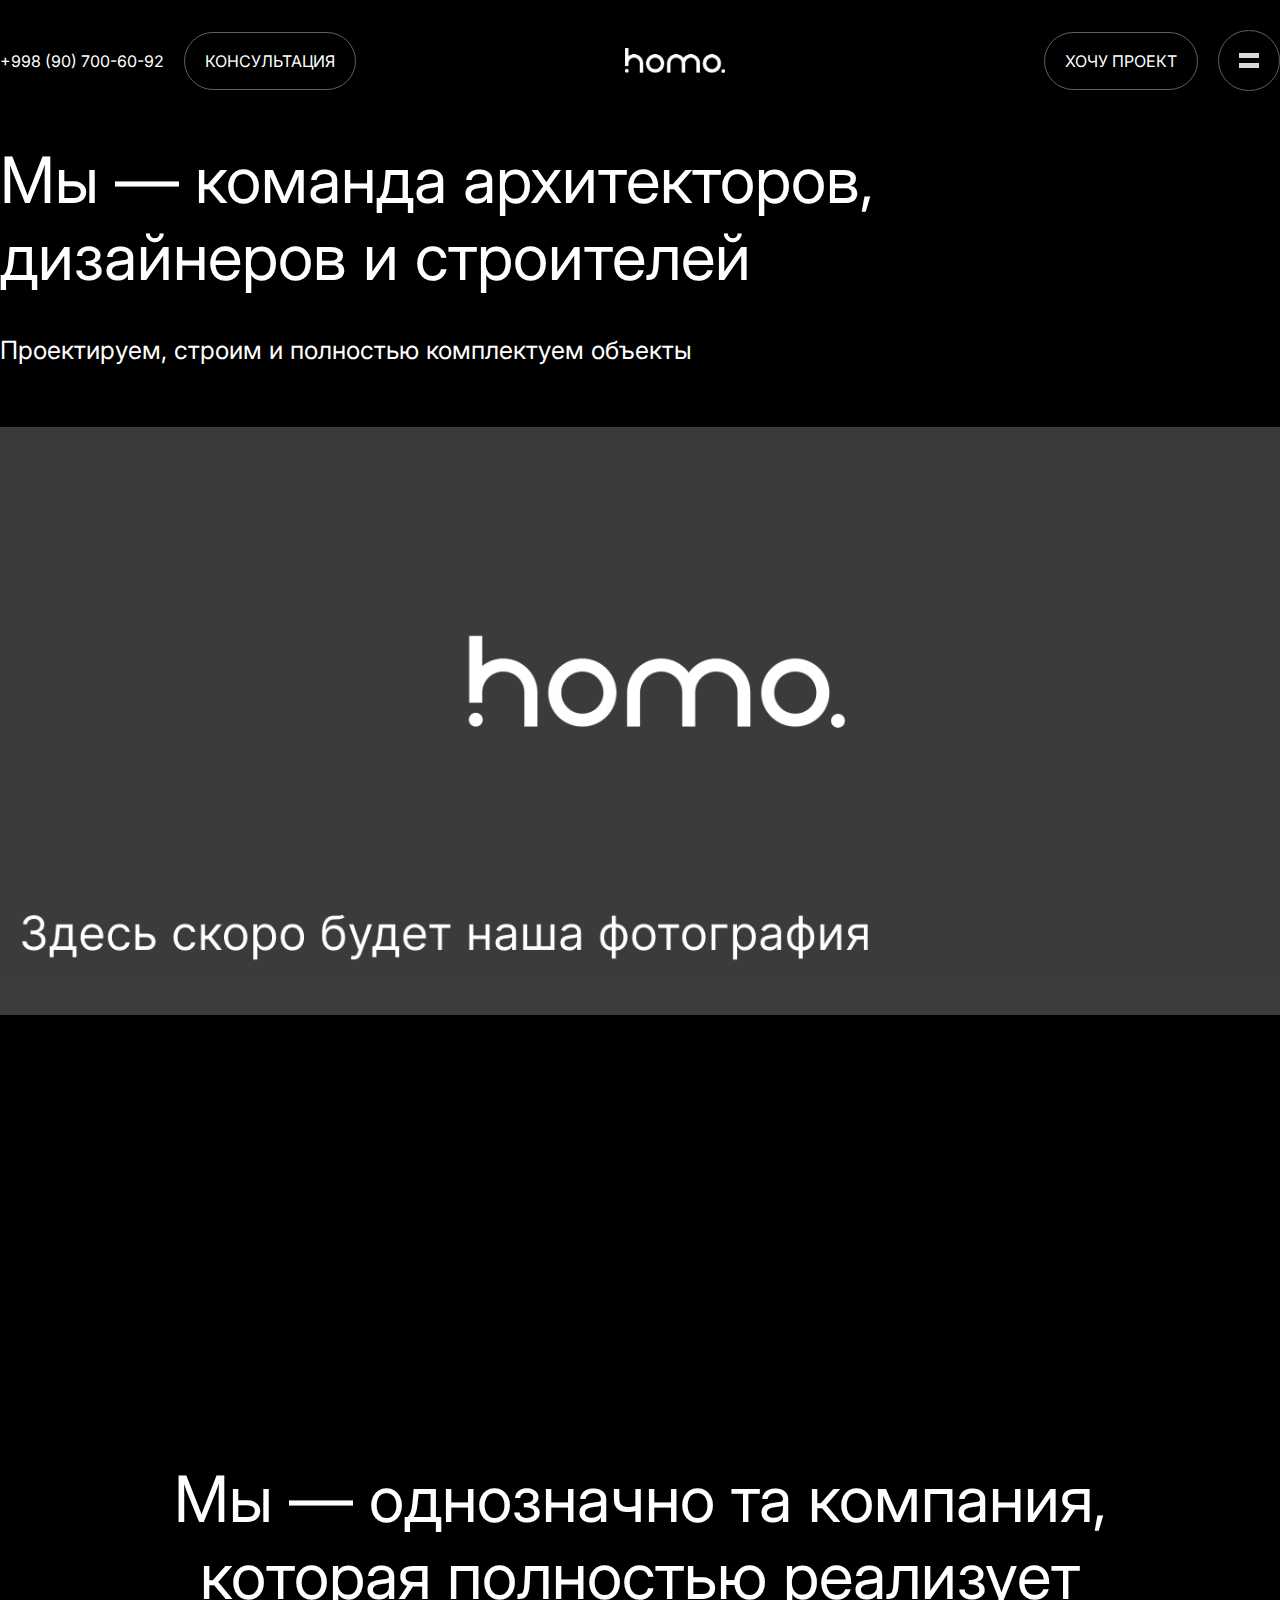
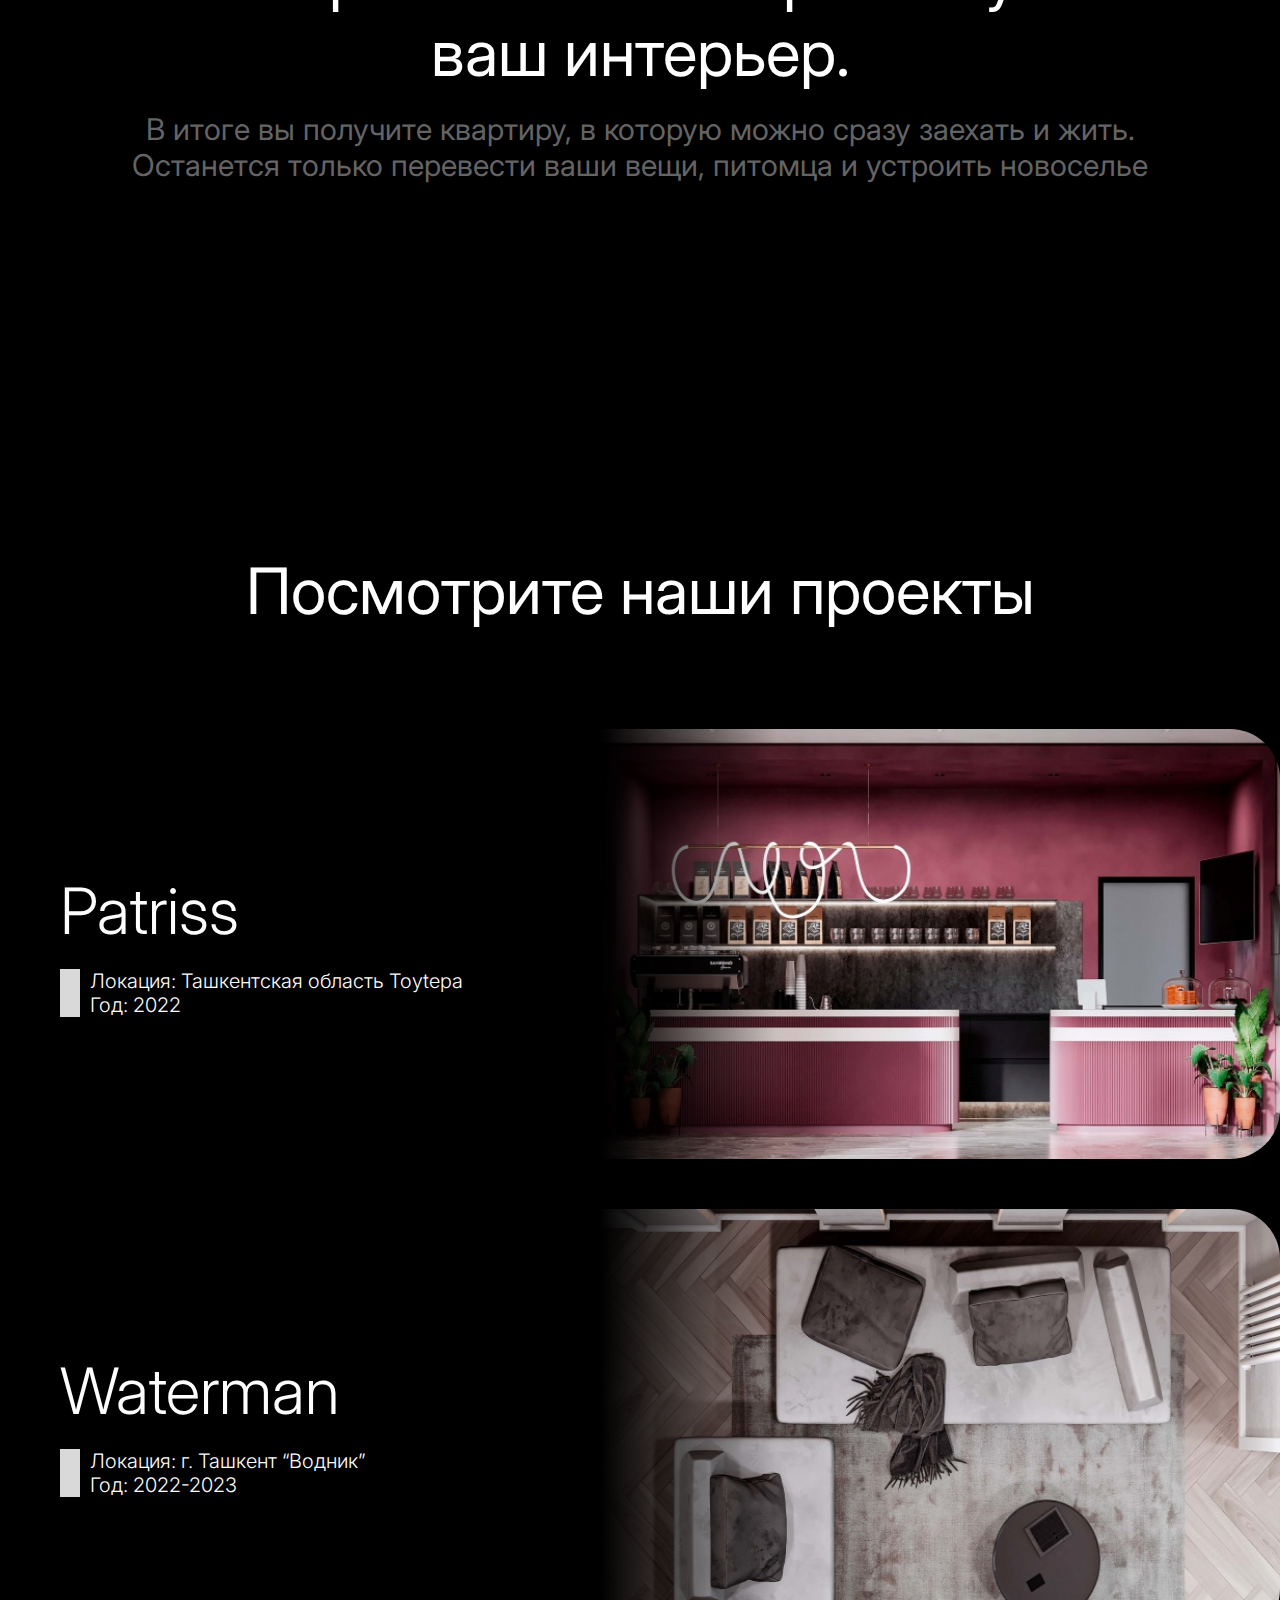
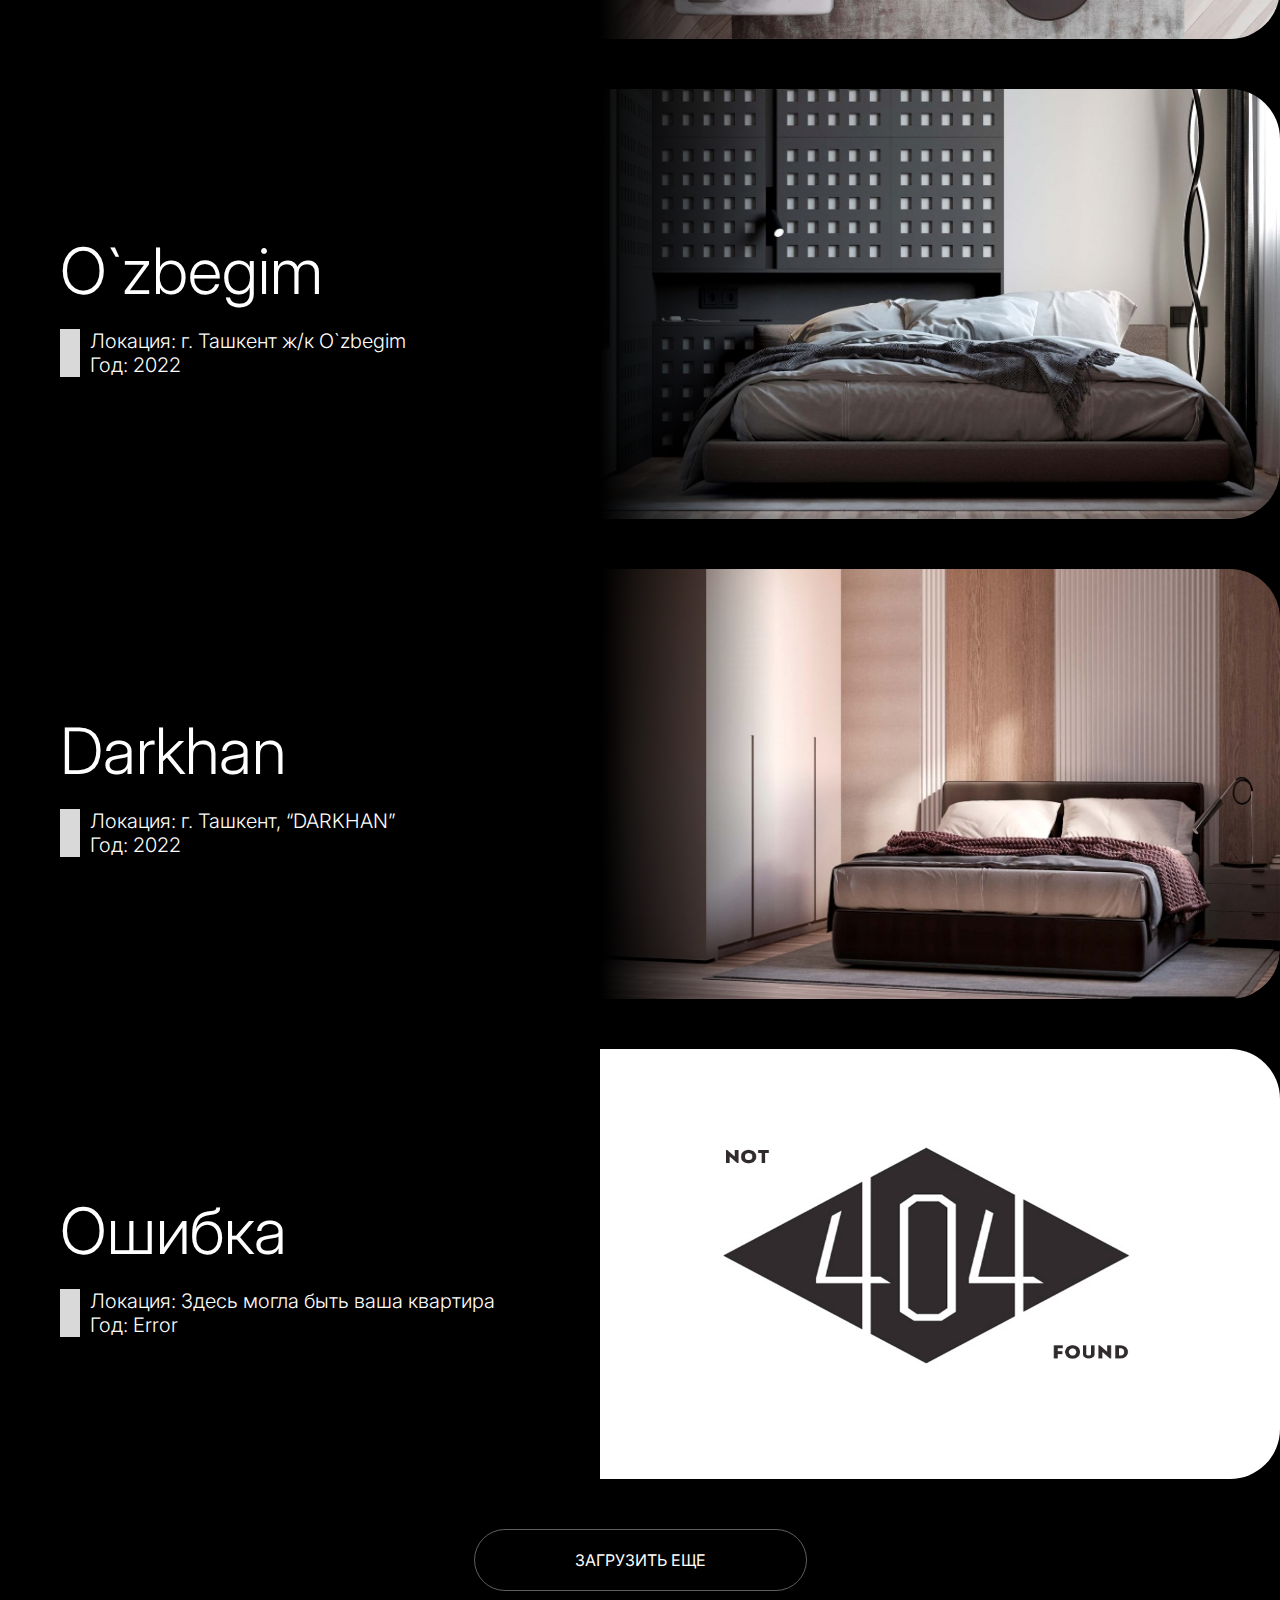
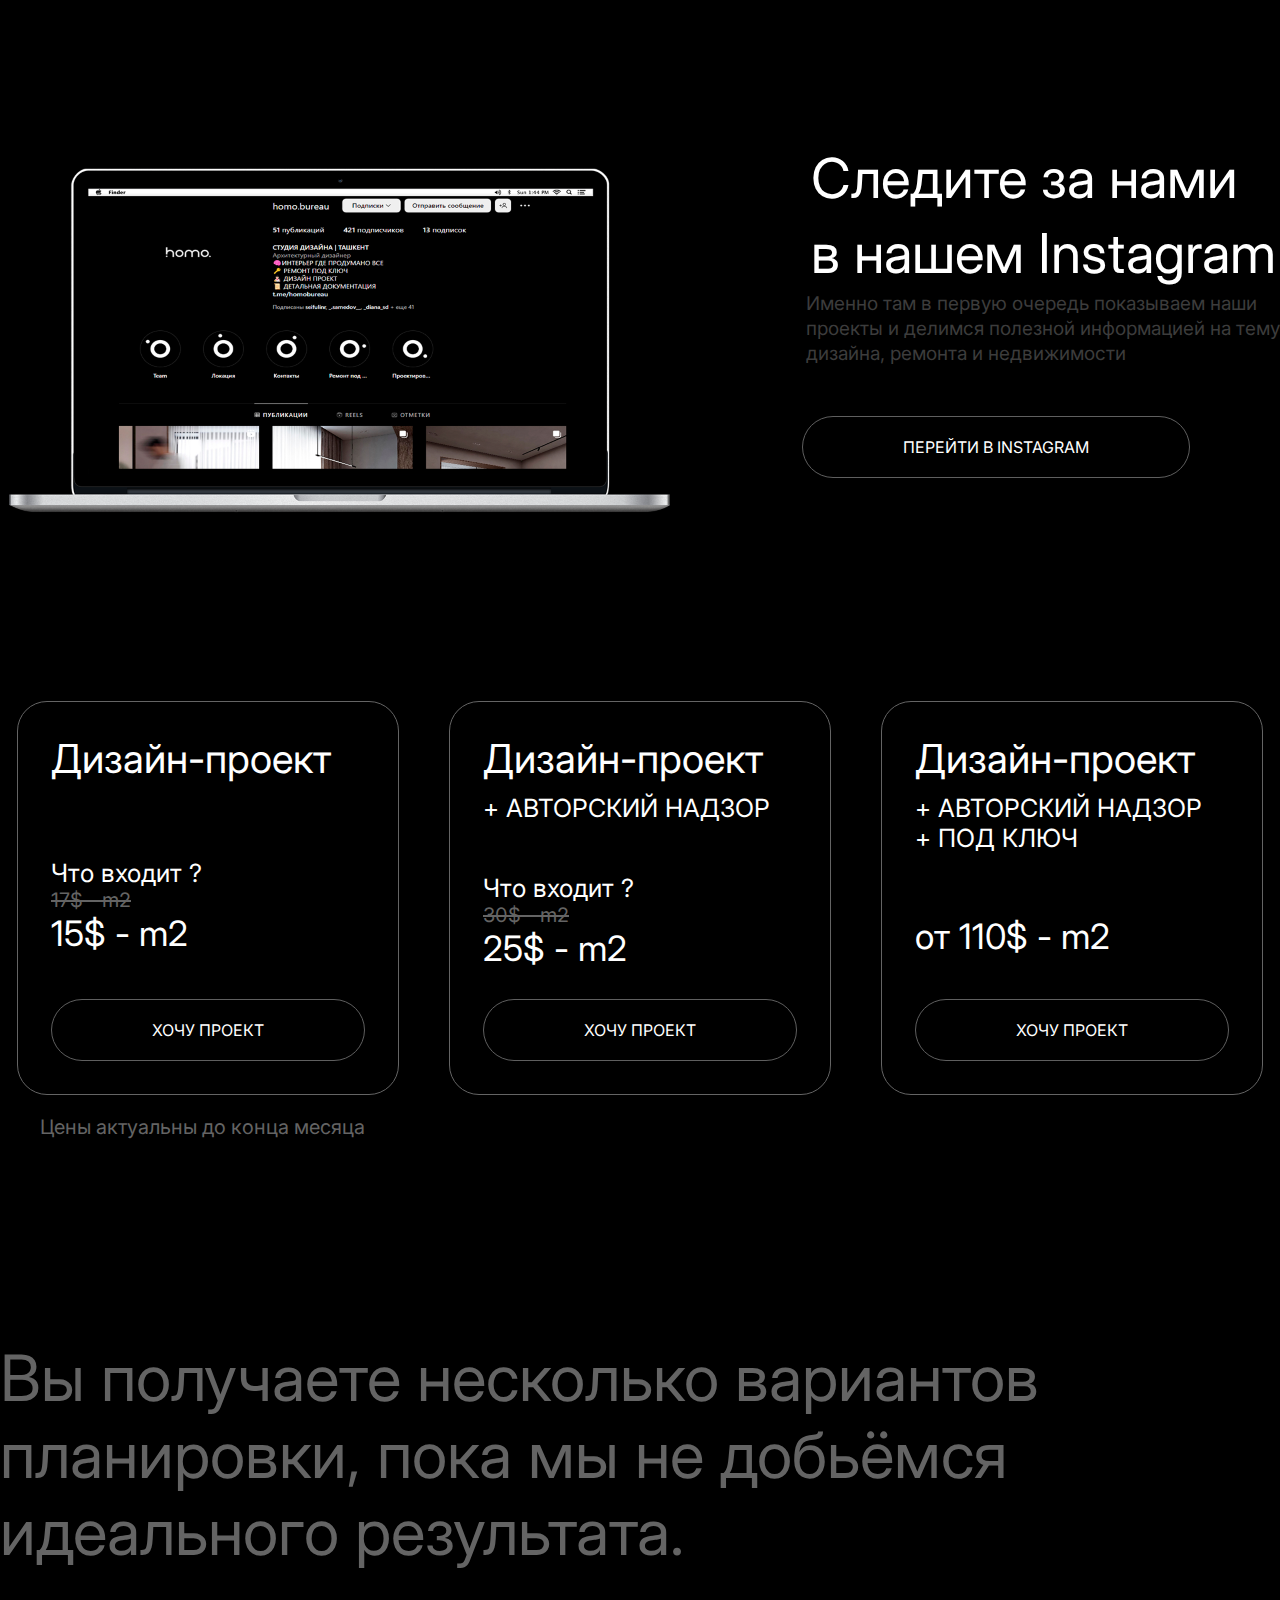
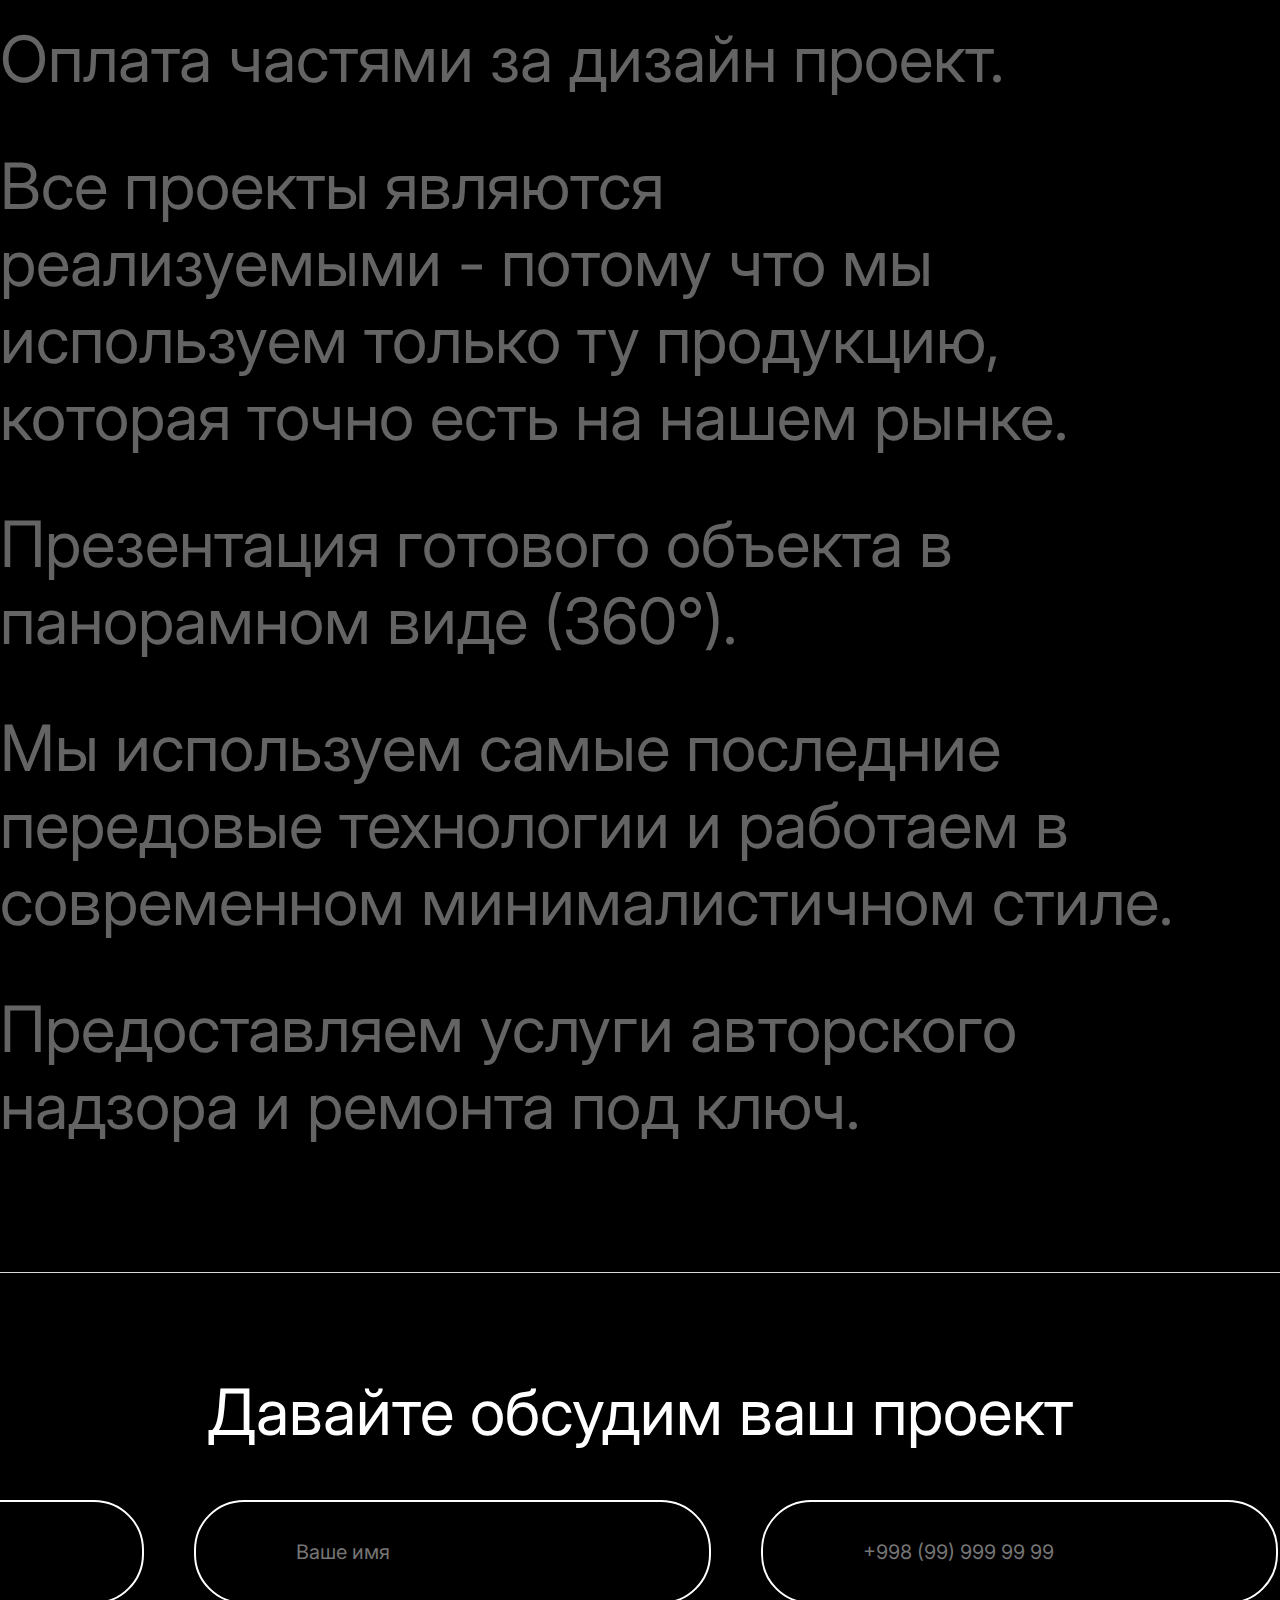
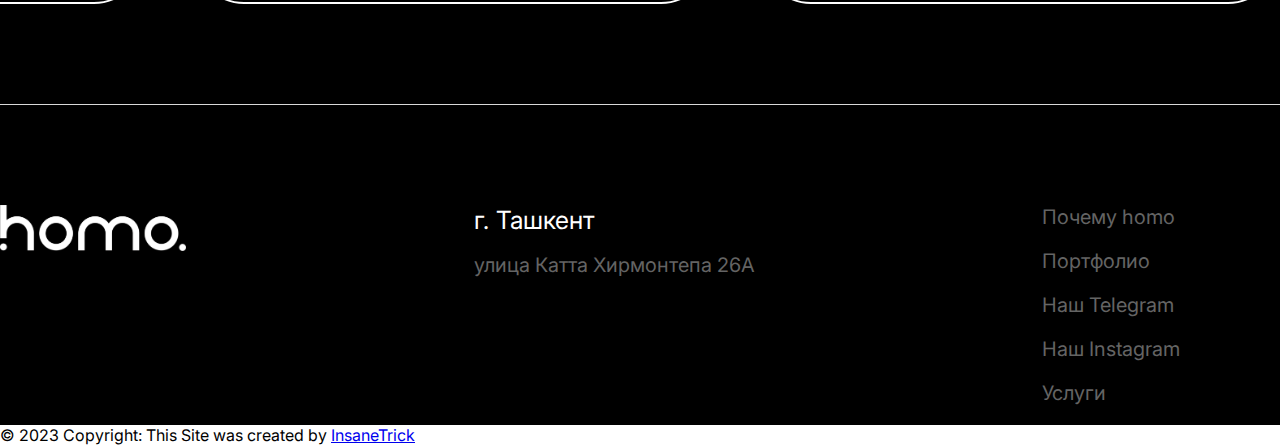
<file: index.html>
<!DOCTYPE html>
<!--
   **********************************************************************************************************
       Copyright (c) 2018 .
   **********************************************************************************************************  -->
<!--
   Template Name: FixRoof - HTML Template
   Version: 1.0.0
   Author: wp-organic
   -->
<html lang="en">
	<head>
		<title>Homo Bureau</title>
		<meta charset="utf-8" />
		<meta content="width=device-width, initial-scale=1.0" name="viewport" />
		<!-- <meta name="description" content="Roofing" /> -->
		<!-- <meta name="keywords" content="homo, html template, roofing template, repair" /> -->
		<meta name="author" content="InsaneTrick" />
		<meta name="MobileOptimized" content="320" />
		<link rel="icon" type="image/icon" href="images/favicon/favicon.ico" />
		<!-- favicon-icon -->

		<link href="css/style.css" rel="stylesheet" type="text/css" />

		<!-- Fonts  -->
		<link rel="preconnect" href="https://fonts.googleapis.com" />
		<link rel="preconnect" href="https://fonts.gstatic.com" crossorigin />
		<link
			href="https://fonts.googleapis.com/css2?family=Inter:wght@300;400;700&display=swap"
			rel="stylesheet"
		/>
		<!-- Bootstrap  -->
		<link
			rel="stylesheet"
			href="https://cdn.jsdelivr.net/npm/bootstrap@5.2.3/dist/css/bootstrap.min.css"
			integrity="sha384-rbsA2VBKQhggwzxH7pPCaAqO46MgnOM80zW1RWuH61DGLwZJEdK2Kadq2F9CUG65"
			crossorigin="anonymous"
		/>

		<link rel="stylesheet" href="css/burger.css" />
		<link rel="stylesheet" href="css/form-status.css" />
	</head>

	<body>
		<header class="header">
			<div class="container">
				<div class="header_inner">
					<nav class="navigation">
						<div class="contacts list">
							<a class="nav__link nav__tel" href="tel:+998 (90) 700-60-92"
								>+998 (90) 700-60-92</a
							>
							<a class="nav__link btn_link" href="#">КОНСУЛЬТАЦИЯ</a>
						</div>
						<div class="header__logo">
							<a href="index.html"
								><img src="images/logo-light.png" alt="" class="logo"
							/></a>
						</div>
						<div class="menu list">
							<a class="nav__link btn_link" href="">ХОЧУ ПРОЕКТ</a>
							<!-- <div class="burger nav__link btn_link">---</div> -->
							<button class="burger nav__link btn_link" type="button">
								<svg
									class="burger-light"
									width="20"
									height="15"
									viewBox="0 0 20 15"
									fill="none"
									xmlns="http://www.w3.org/2000/svg"
								>
									<rect width="20" height="5" fill="#D9D9D9" />
									<rect y="10" width="20" height="5" fill="#D9D9D9" />
								</svg>
								<svg
									class="burger-dark"
									width="20"
									height="15"
									viewBox="0 0 20 15"
									fill="none"
									xmlns="http://www.w3.org/2000/svg"
								>
									<rect width="20" height="5" fill="black" />
									<rect y="10" width="20" height="5" fill="black" />
								</svg>
							</button>
						</div>
						<div class="burger__content bg-black">
							<div class="card bg-black card-body">
								<ul class="burger__list">
									<li class="burger__listItem">
										<a href="#" class="burger__links">Главная</a>
									</li>
									<li class="burger__listItem">
										<a href="#why" class="burger__links">Почему homo</a>
									</li>
									<li class="burger__listItem">
										<a href="#portfolio" class="burger__links">Портфолио</a>
									</li>
									<li class="burger__listItem">
										<a href="#instagram" class="burger__links">Instagram</a>
									</li>
									<li class="burger__listItem">
										<a href="#service" class="burger__links">Услуги</a>
									</li>
								</ul>
							</div>
						</div>
					</nav>

					<div class="header__banner">
						<h1 class="banner__title">
							Мы — команда архитекторов, <br />
							дизайнеров и строителей
						</h1>
						<h4 class="banner__subtitle">
							Проектируем, строим и полностью комплектуем объекты
						</h4>
						<div class="banner__img">
							<img src="images/mainBanner.jpg" alt="" />
						</div>
					</div>
				</div>
			</div>
		</header>
		<main class="main">
			<div class="container">
				<div class="main__inner">
					<div class="main__decription" id="why">
						<h2 class="main__title">
							Мы — однозначно та компания, <br />
							которая полностью реализует <br />
							ваш интерьер.
						</h2>
						<h3 class="main__subtitle">
							В итоге вы получите квартиру, в которую можно сразу заехать и жить. <br />
							Останется только перевести ваши вещи, питомца и устроить новоселье
						</h3>
					</div>
					<div class="main__portfolio" id="portfolio">
						<h3 class="main__prtfolioTitle">Посмотрите наши проекты</h3>
						<div class="portfolio__box">
							<a href="patriss.html" class="portfolio__card">
								<div class="portfolio__dsecription">
									<h3 class="portfolio__title">Patriss</h3>
									<p class="portfolio__info">Локация: Ташкентская область Toytepa</p>
									<p class="portfolio__info">Год: 2022</p>
								</div>
								<div class="portfolio__imgBox">
									<img
										src="images/portfolio/patriss/C01.jpg"
										alt=""
										class="portfolio__img"
									/>
									<div class="potrfolio__shadow"></div>
								</div>
							</a>
							<a href="waterman.html" class="portfolio__card">
								<div class="portfolio__dsecription">
									<h3 class="portfolio__title">Waterman</h3>
									<p class="portfolio__info">Локация: г. Ташкент “Водник”</p>
									<p class="portfolio__info">Год: 2022-2023</p>
								</div>
								<div class="portfolio__imgBox">
									<img src="images/portfolio/waterman/5.jpg" alt="" class="portfolio__img" />
									<div class="potrfolio__shadow"></div>
								</div>
							</a>
							<a href="ozbegim.html" class="portfolio__card">
								<div class="portfolio__dsecription">
									<h3 class="portfolio__title">O`zbegim</h3>
									<p class="portfolio__info">Локация: г. Ташкент ж/к O`zbegim</p>
									<p class="portfolio__info">Год: 2022</p>
								</div>
								<div class="portfolio__imgBox">
									<img src="images/portfolio/ozbegim/C08.jpg" alt="" class="portfolio__img" />
									<div class="potrfolio__shadow"></div>
								</div>
							</a>
							<a href="darkhan.html" class="portfolio__card">
								<div class="portfolio__dsecription">
									<h3 class="portfolio__title">Darkhan</h3>
									<p class="portfolio__info">Локация: г. Ташкент, “DARKHAN”</p>
									<p class="portfolio__info">Год: 2022</p>
								</div>
								<div class="portfolio__imgBox">
									<img src="images/portfolio/darkhan/25.jpg" alt="" class="portfolio__img" />
									<div class="potrfolio__shadow"></div>
								</div>
							</a>
							<a href="#service" class="portfolio__card">
								<div class="portfolio__dsecription">
									<h3 class="portfolio__title">Ошибка</h3>
									<p class="portfolio__info">Локация: Здесь могла быть ваша квартира</p>
									<p class="portfolio__info">Год: Error</p>
								</div>
								<div class="portfolio__imgBox">
									<img src="images/404.jpg" alt="" class="portfolio__img" />
								</div>
							</a>
							<a class="portfolio__btn btn_link" href="portfolio.html">ЗАГРУЗИТЬ ЕЩЕ</a>
						</div>
					</div>
					<div class="main__follow" id="instagram">
						<div class="follow__imgBox">
							<img src="images/MAC.png" alt="" class="follow__img" />
						</div>
						<div class="follow__instruction">
							<h3 class="follow__title">
								Следите за нами <br />
								в нашем Instagram
							</h3>
							<p class="follow__description">
								Именно там в первую очередь показываем наши <br />
								проекты и делимся полезной информацией на тему <br />
								дизайна, ремонта и недвижимости
							</p>
							<a
								href="https://instagram.com/homo.bureau?igshid=NzAzN2Q1NTE="
								class="follow__link btn_link"
								>ПЕРЕЙТИ В INSTAGRAM</a
							>
						</div>
					</div>
					<div class="price" id="service">
						<div class="price__box">
							<div class="price__card">
								<div class="price__titleBox">
									<h3 class="price__title">Дизайн-проект</h3>
									<ul class="price__list"></ul>
								</div>
								<div class="price__info">
									<h4 class="price__infoTitle">Что входит ?</h4>
									<p class="price__crossedPrice">17$ - m2</p>
									<p class="price__correctPrice">15$ - m2</p>
								</div>
								<a href="" class="price__btn btn_link">ХОЧУ ПРОЕКТ</a>
							</div>
							<div class="price__card">
								<div class="price__titleBox">
									<h3 class="price__title">Дизайн-проект</h3>
									<ul class="price__list">
										<li class="price__item">+ АВТОРСКИЙ НАДЗОР</li>
									</ul>
								</div>
								<div class="price__info">
									<h4 class="price__infoTitle">Что входит ?</h4>
									<p class="price__crossedPrice">30$ - m2</p>
									<p class="price__correctPrice">25$ - m2</p>
								</div>
								<a href="" class="price__btn btn_link">ХОЧУ ПРОЕКТ</a>
							</div>
							<div class="price__card">
								<div class="price__titleBox">
									<h3 class="price__title">Дизайн-проект</h3>
									<ul class="price__list">
										<li class="price__item">+ АВТОРСКИЙ НАДЗОР</li>
										<li class="price__item">+ ПОД КЛЮЧ</li>
									</ul>
								</div>
								<div class="price__info">
									<h4 class="price__infoTitle"></h4>
									<p class="price__crossedPrice"></p>
									<p class="price__correctPrice">от 110$ - m2</p>
								</div>
								<a href="" class="price__btn btn_link">ХОЧУ ПРОЕКТ</a>
							</div>
						</div>
						<p class="price__tip">Цены актуальны до конца месяца</p>
					</div>
					<div class="text">
						<p class="text__chunk">
							<span>Вы получаете несколько вариантов</span> <br />
							планировки, пока мы не добьёмся <br />
							<span>идеального результата.</span>
						</p>
						<p class="text__chunk"><span>Оплата частями за дизайн проект.</span></p>
						<p class="text__chunk">
							Все проекты являются <br />
							<span>реализуемыми</span> - потому что мы <br />
							используем только ту продукцию, <br />
							которая точно есть на нашем рынке.
						</p>
						<p class="text__chunk">
							Презентация готового объекта в панорамном виде <span>(360°).</span>
						</p>
						<p class="text__chunk">
							Мы используем самые последние <br />
							<span
								>передовые технологии и работаем в <br />
								современном минималистичном стиле.</span
							>
						</p>
						<p class="text__chunk">
							Предоставляем услуги
							<span
								>авторского <br />
								надзора и ремонта под ключ.</span
							>
						</p>
					</div>
				</div>
			</div>
		</main>
		<div class="contactForm">
			<div class="container">
				<div class="contactForm__inner">
					<h3 class="contactForm__title">Давайте обсудим ваш проект</h3>
					<form action="" class="contactForm__form" method="post">
						<input
							class="contactForm__field d-none"
							type="text"
							name="site"
							value="Homo Bureau"
						/>
						<input
							class="contactForm__field"
							type="text"
							name="user_name"
							placeholder="Ваше имя"
						/>
						<input
							class="contactForm__field"
							type="tel"
							name="user_phone"
							placeholder="+998 (99) 999 99 99"
						/>
						<button class="contactForm__field btn_submit" type="submit">ОТПРАВИТЬ</button>
						<div class="col-sm-12 col-xs-12 form_responce">
							<p class="success">Ваше сообщение отправленно</p>
							<p class="error">Произошла ошибка. Попробуйте позже</p>
						</div>
					</form>
				</div>
			</div>
		</div>
		<footer class="footer">
			<div class="container mb-5">
				<div class="footer__inner">
					<div class="footer__logo">
						<a href="#"><img src="images/logo-light.png" alt="" class="logo" /></a>
					</div>
					<ul class="footer__location">
						<h3 class="footer__location-title">г. Ташкент</h3>
						<li class="footer__location-item">
							<a href="https://yandex.com/maps/-/CCUvaNxRhD"
								>улица Катта Хирмонтепа 26А</a
							>
						</li>
					</ul>
					<ul class="footer__links">
						<li class="footer__links-item"><a href="#why">Почему homo </a></li>
						<li class="footer__links-item"><a href="#portfolio">Портфолио </a></li>
						<li class="footer__links-item"><a href="#">Наш Telegram</a></li>
						<li class="footer__links-item">
							<a href="https://instagram.com/homo.bureau?igshid=NzAzN2Q1NTE="
								>Наш Instagram
							</a>
						</li>
						<li class="footer__links-item"><a href="#service">Услуги </a></li>
					</ul>
				</div>
			</div>
			<div
				class="text-center p-lg-3 rounded-top"
				style="background-color: rgba(255, 255, 255, 100%)"
			>
				© 2023 Copyright: This Site was created by
				<a class="text-black" target="_blank" href="https://t.me/InsaneTrick"
					>InsaneTrick</a
				>
			</div>
		</footer>

		<a href="#top" class="top-btn"
			><svg
				width="70"
				height="70"
				viewBox="0 0 70 70"
				fill="none"
				xmlns="http://www.w3.org/2000/svg"
			>
				<path
					d="M36.225 25.725C35.875 25.375 35.4667 25.2 35 25.2C34.5333 25.2 34.125 25.375 33.775 25.725L23.975 35.525C23.45 36.05 23.3182 36.6765 23.5795 37.4045C23.8408 38.1325 24.381 38.4977 25.2 38.5L44.8 38.5C45.6167 38.5 46.1557 38.1348 46.417 37.4045C46.6783 36.6742 46.5477 36.0477 46.025 35.525L36.225 25.725ZM35 7.62939e-06C39.8417 7.62939e-06 44.3917 0.919342 48.65 2.758C52.9083 4.59667 56.6125 7.08984 59.7625 10.2375C62.9125 13.3875 65.4057 17.0917 67.242 21.35C69.0783 25.6083 69.9977 30.1583 70 35C70 39.8417 69.0807 44.3917 67.242 48.65C65.4033 52.9083 62.9102 56.6125 59.7625 59.7625C56.6125 62.9125 52.9083 65.4057 48.65 67.242C44.3917 69.0783 39.8417 69.9977 35 70C30.1583 70 25.6083 69.0807 21.35 67.242C17.0917 65.4033 13.3875 62.9102 10.2375 59.7625C7.0875 56.6125 4.59317 52.9083 2.75451 48.65C0.91584 44.3917 -0.00232697 39.8417 7.62939e-06 35C7.62939e-06 30.1583 0.919342 25.6083 2.758 21.35C4.59667 17.0917 7.08984 13.3875 10.2375 10.2375C13.3875 7.0875 17.0917 4.59317 21.35 2.75451C25.6083 0.91584 30.1583 -0.00232697 35 7.62939e-06Z"
					fill="#646464"
				/>
			</svg>
		</a>

		<script
			src="https://cdnjs.cloudflare.com/ajax/libs/jquery/3.6.3/jquery.min.js"
			integrity="sha512-STof4xm1wgkfm7heWqFJVn58Hm3EtS31XFaagaa8VMReCXAkQnJZ+jEy8PCC/iT18dFy95WcExNHFTqLyp72eQ=="
			crossorigin="anonymous"
			referrerpolicy="no-referrer"
		></script>
		<script src="https://cdn.jsdelivr.net/npm/bootstrap@5.2.3/dist/js/bootstrap.bundle.min.js"></script>
		<script src="js/burger.js"></script>
		<script src="js/ajax-form.js"></script>
		<script src="js/scrollToTop.js"></script>
	</body>
</html>
</file>
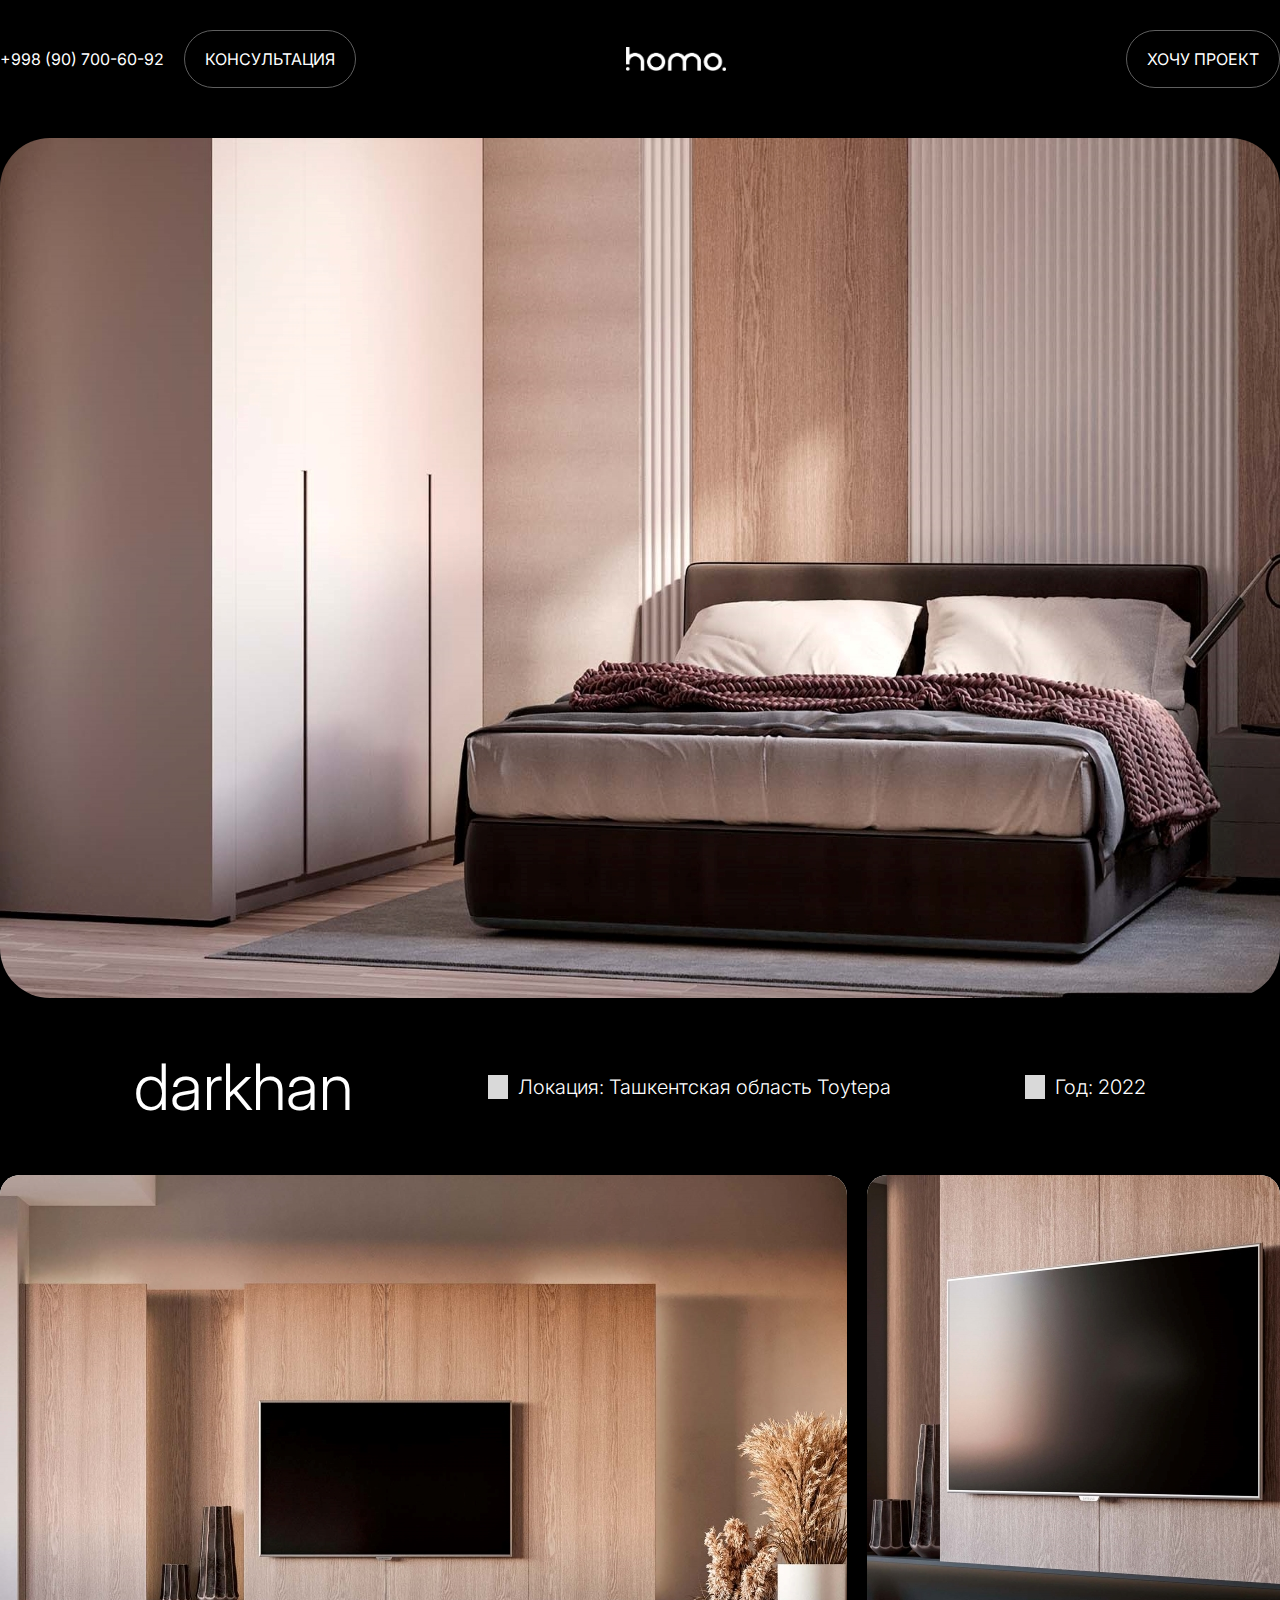
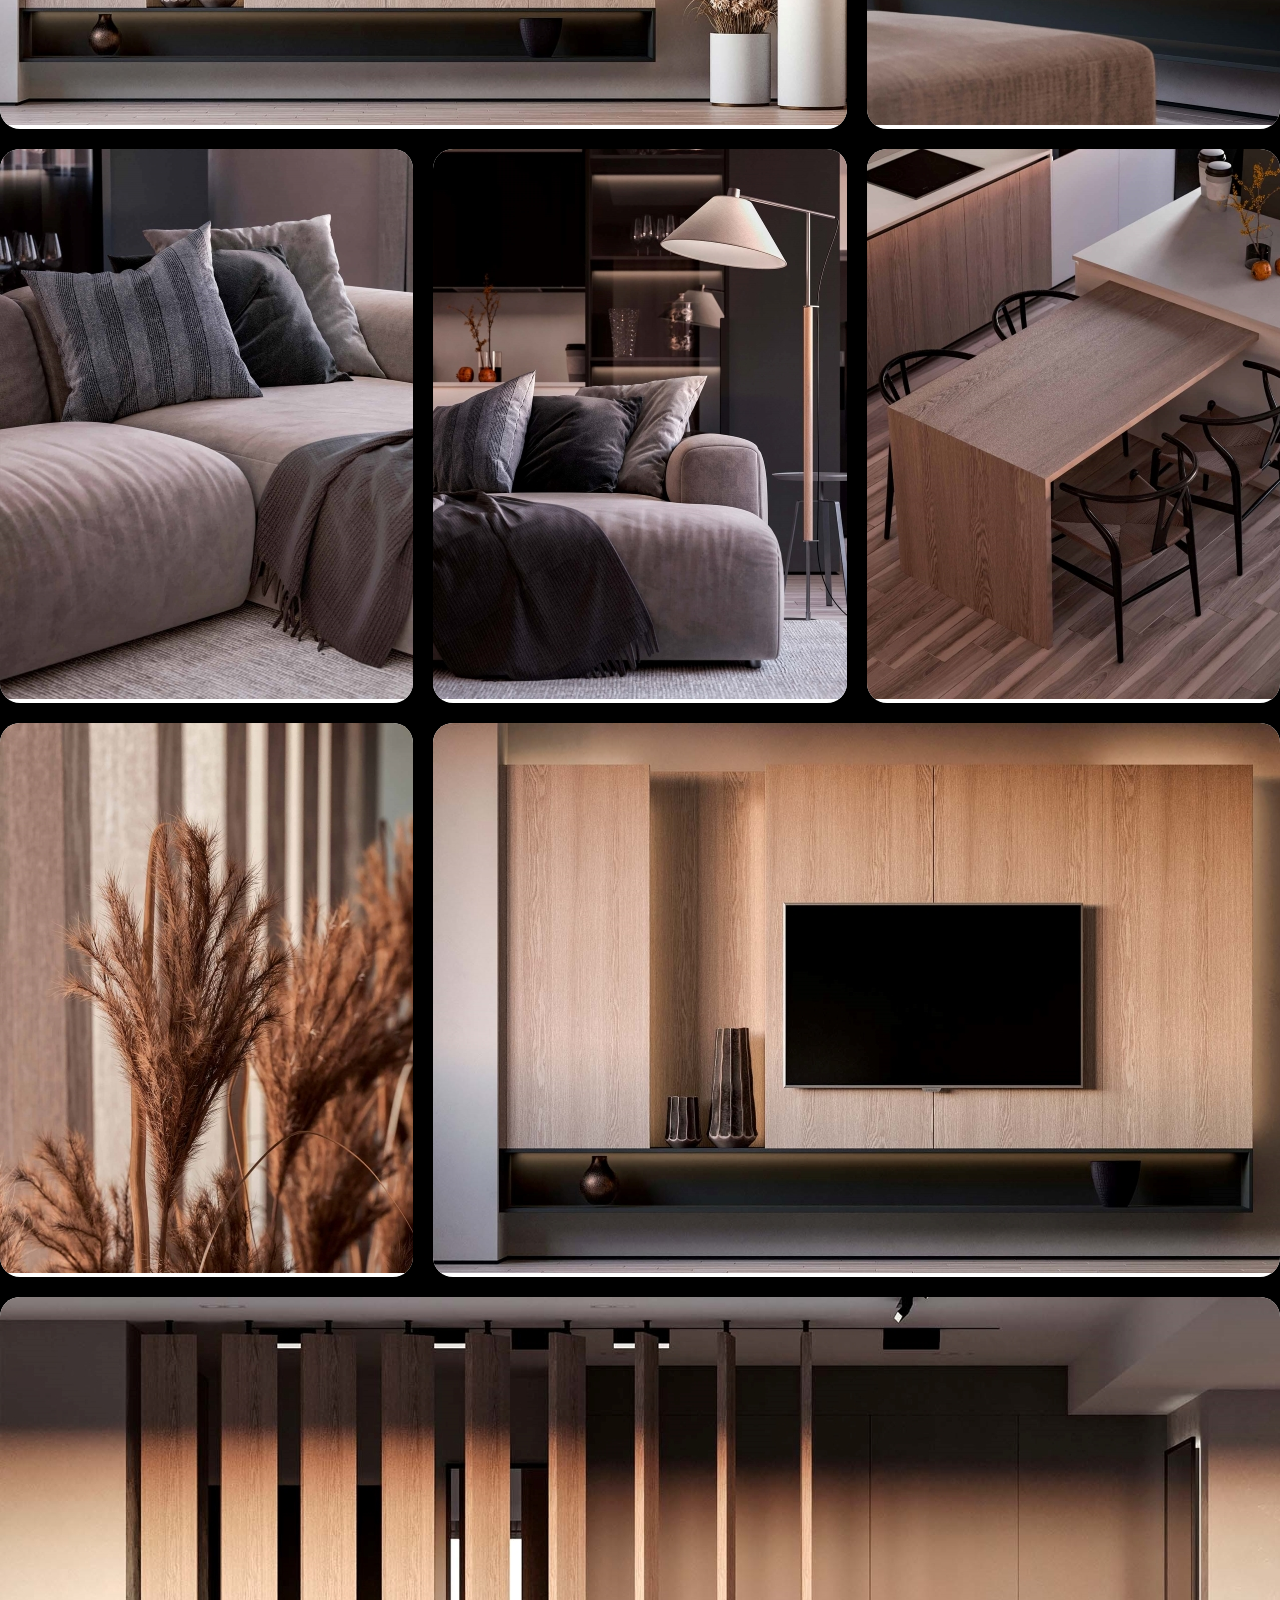
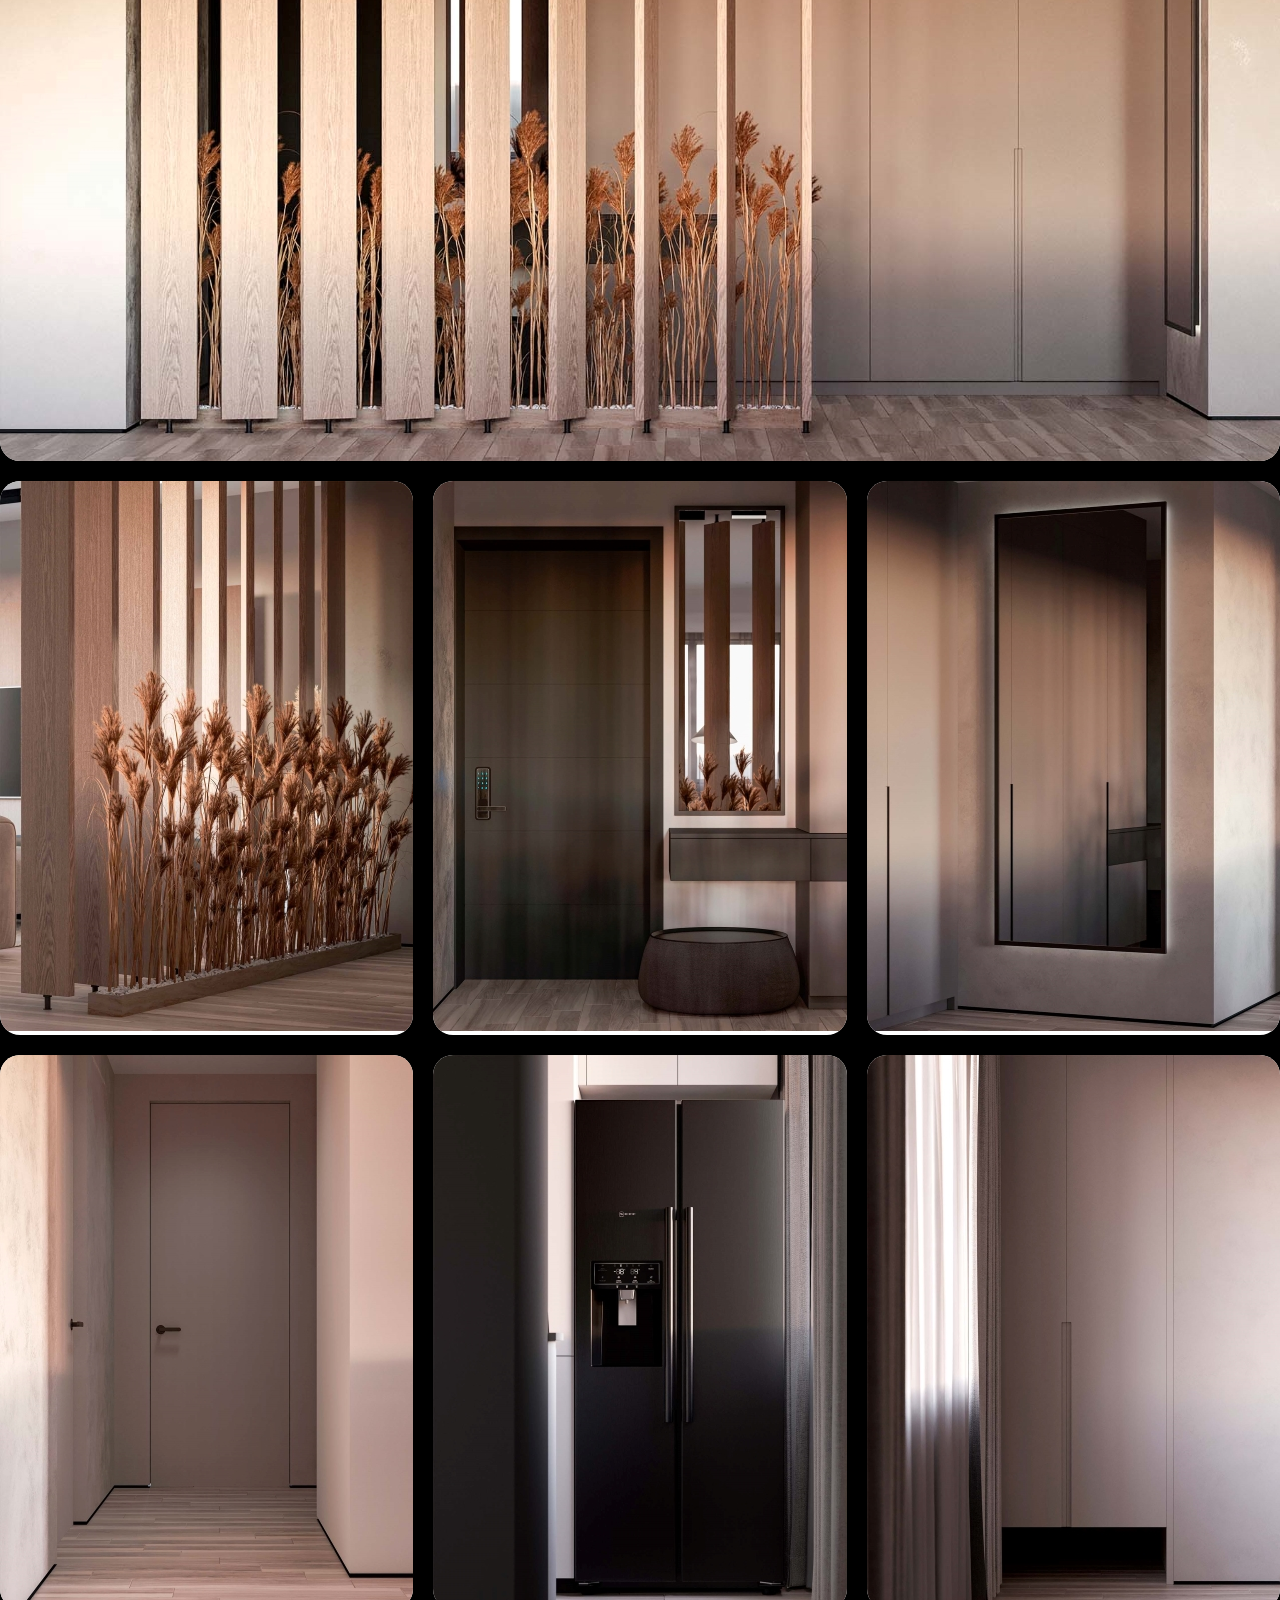
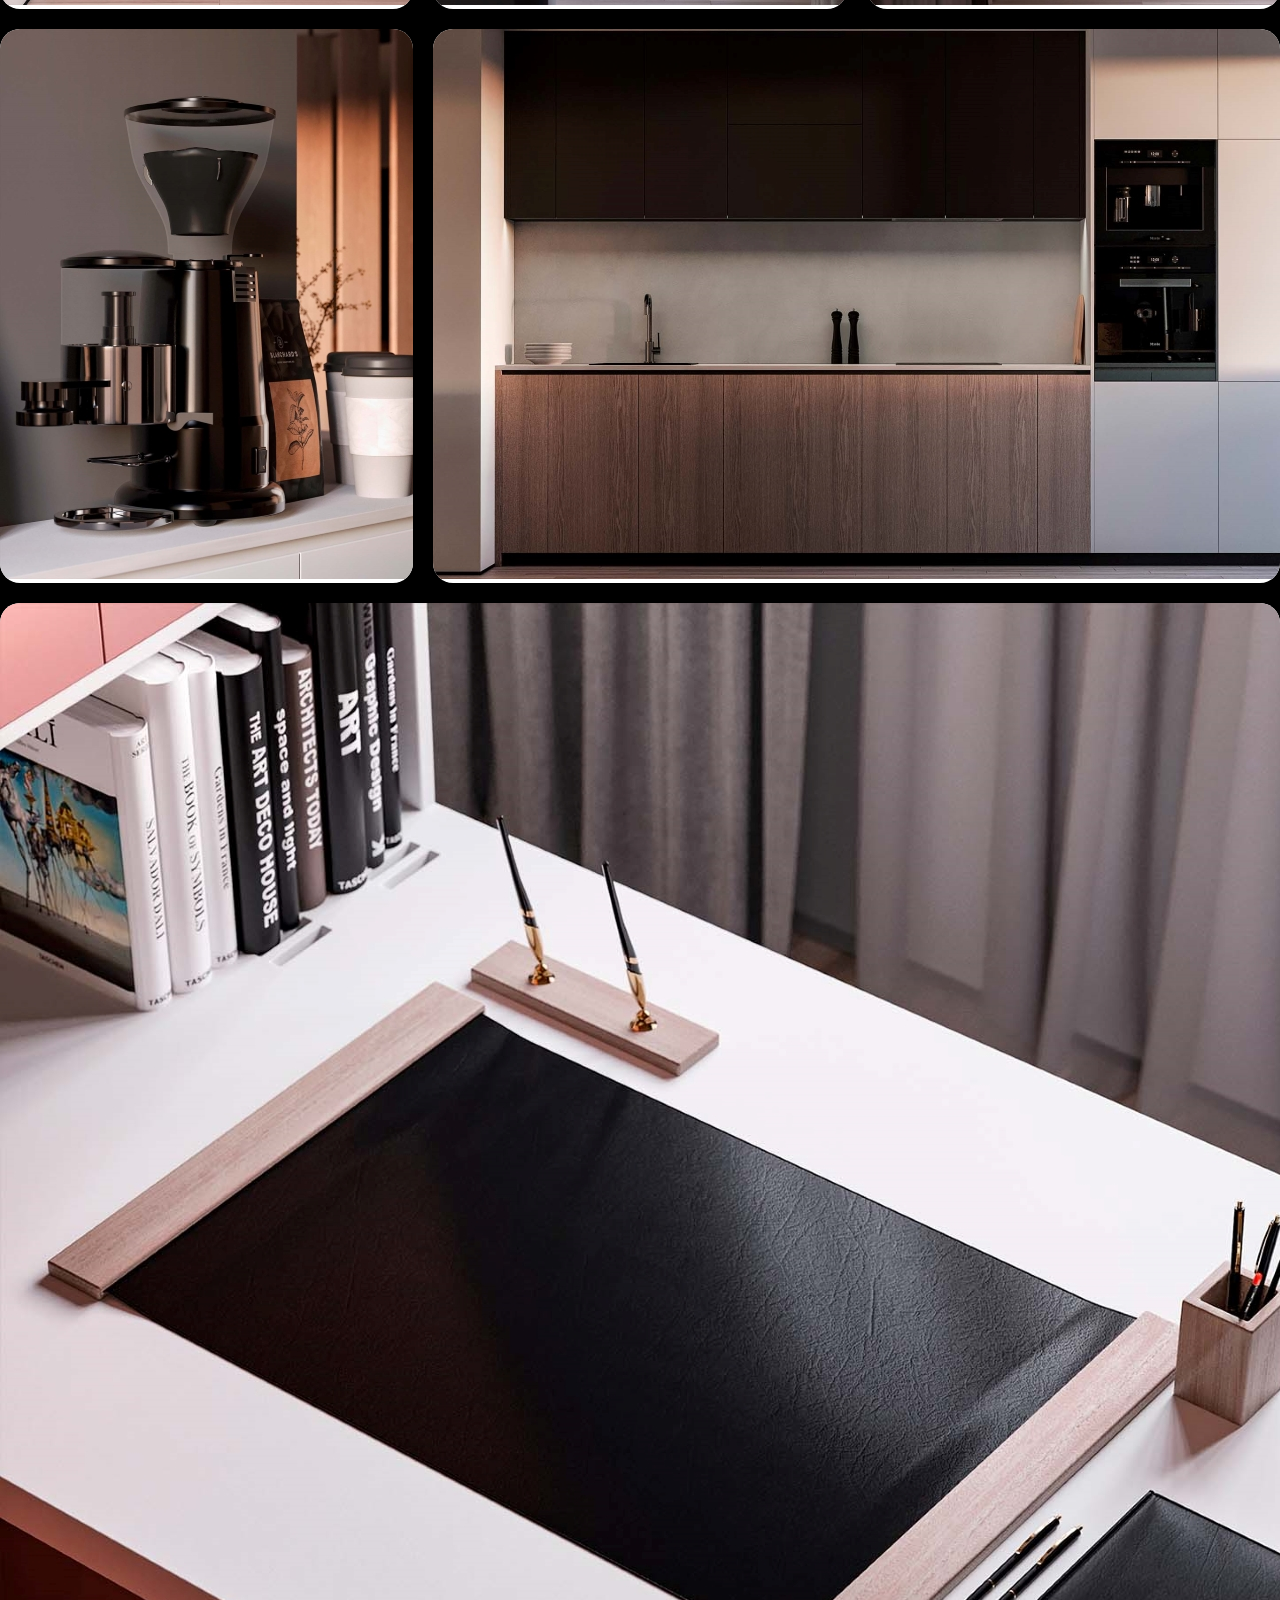
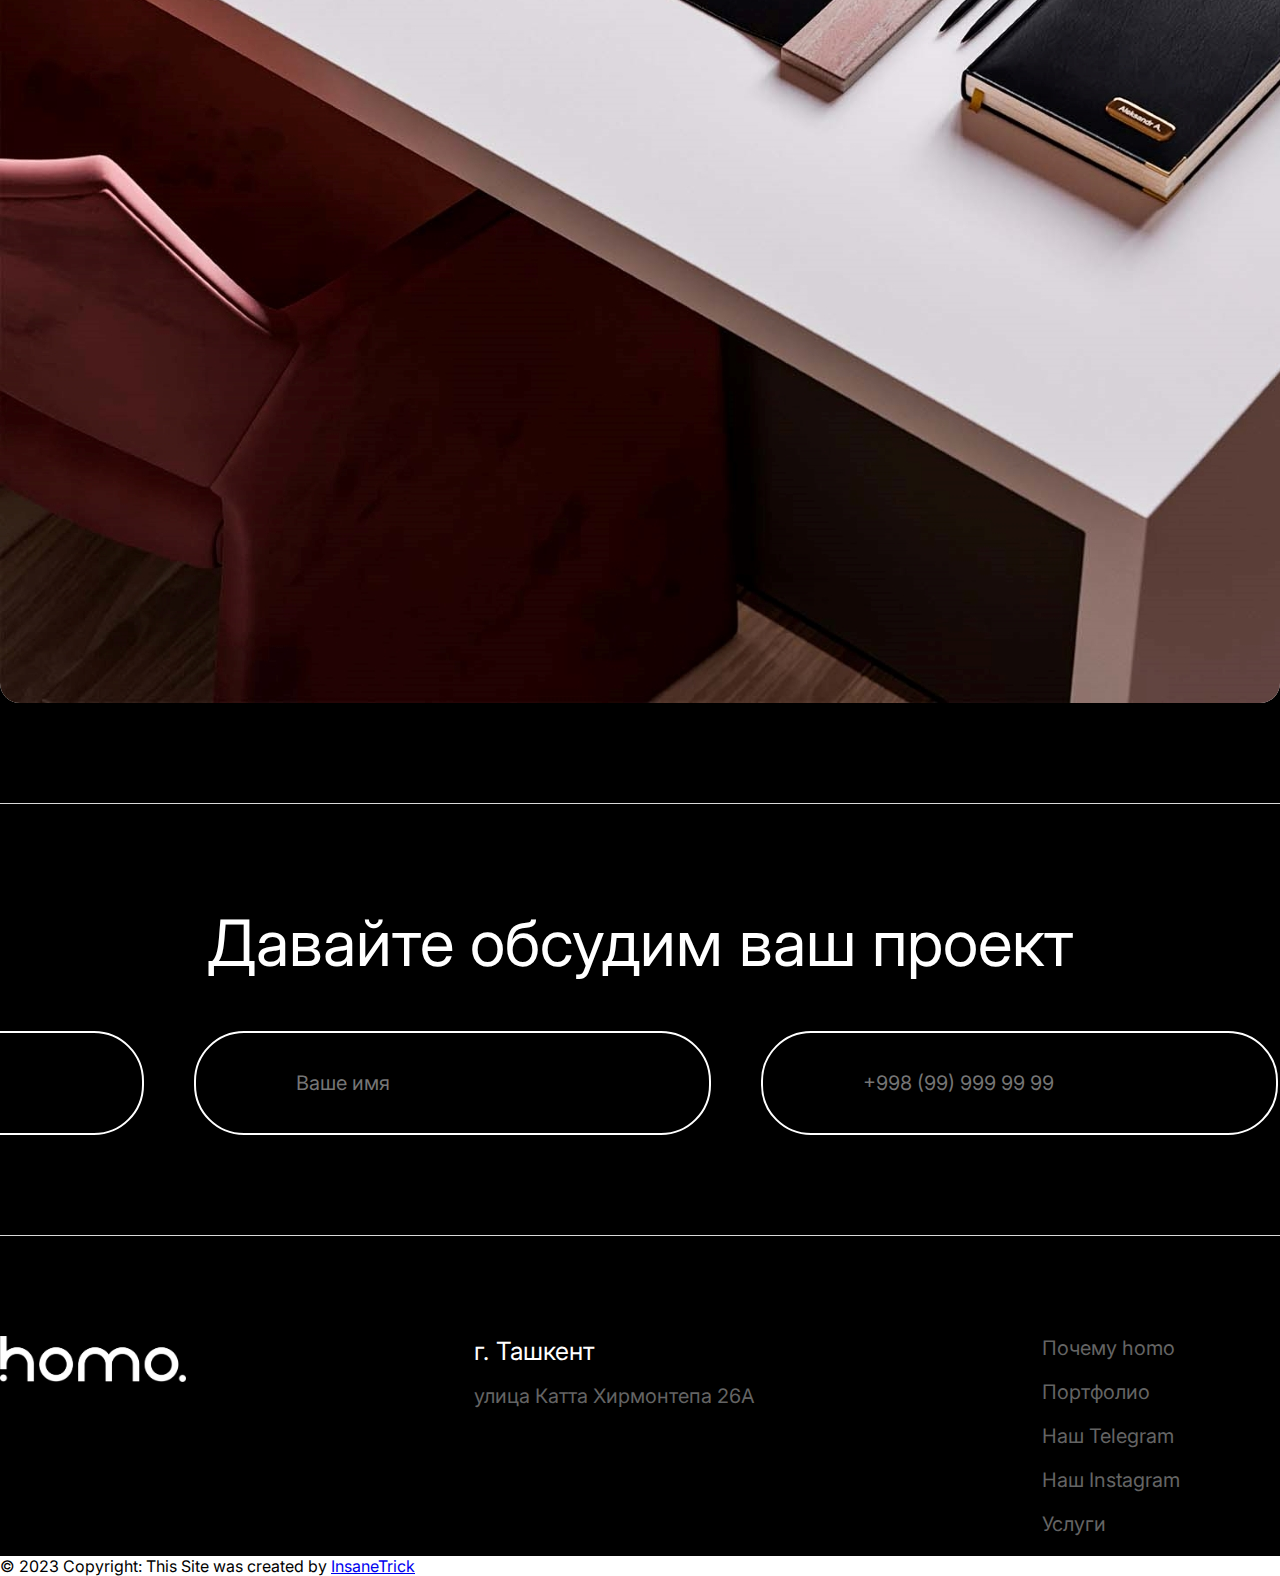
<file: darkhan.html>
<!DOCTYPE html>
<!--
   **********************************************************************************************************
       Copyright (c) 2018 .
   **********************************************************************************************************  -->
<!--
   Template Name: FixRoof - HTML Template
   Version: 1.0.0
   Author: wp-organic
   -->
<html lang="en">
	<head>
		<title>Darkhan</title>
		<meta charset="utf-8" />
		<meta content="width=device-width, initial-scale=1.0" name="viewport" />
		<!-- <meta name="description" content="Roofing" /> -->
		<!-- <meta name="keywords" content="homo, html template, roofing template, repair" /> -->
		<meta name="author" content="InsaneTrick" />
		<meta name="MobileOptimized" content="320" />
		<link rel="icon" type="image/icon" href="images/favicon/favicon.ico" />
		<!-- favicon-icon -->

		<link href="css/style.css" rel="stylesheet" type="text/css" />

		<!-- Fonts  -->
		<link rel="preconnect" href="https://fonts.googleapis.com" />
		<link rel="preconnect" href="https://fonts.gstatic.com" crossorigin />
		<link
			href="https://fonts.googleapis.com/css2?family=Inter:wght@300;400;700&display=swap"
			rel="stylesheet"
		/>
		<!-- Bootstrap  -->
		<link
			rel="stylesheet"
			href="https://cdn.jsdelivr.net/npm/bootstrap@5.2.3/dist/css/bootstrap.min.css"
			integrity="sha384-rbsA2VBKQhggwzxH7pPCaAqO46MgnOM80zW1RWuH61DGLwZJEdK2Kadq2F9CUG65"
			crossorigin="anonymous"
		/>

		<link rel="stylesheet" href="css/burger.css" />
		<link rel="stylesheet" href="css/portfolio-page.css" />
		<link rel="stylesheet" href="css/form-status.css" />
		<link rel="stylesheet" href="css/portfolio-grid.css" />
	</head>

	<body>
		<header class="header portfolioChoose__header">
			<div class="container">
				<div class="header_inner">
					<nav class="navigation">
						<div class="contacts list">
							<a class="nav__link nav__tel" href="tel:+998 (90) 700-60-92"
								>+998 (90) 700-60-92</a
							>
							<a class="nav__link btn_link" href="#">КОНСУЛЬТАЦИЯ</a>
						</div>
						<div class="header__logo">
							<a href="index.html"><img src="images/logo-light.png" alt="" class="logo logo-left" /></a>
						</div>
						<div class="menu list">
							<a class="nav__link btn_link" href="">ХОЧУ ПРОЕКТ</a>
						</div>
						<div class="burger__content bg-black">
							<div class="card bg-black card-body">
								<ul class="burger__list">
									<li class="burger__listItem">
										<a href="#" class="burger__links">Главная</a>
									</li>
									<li class="burger__listItem">
										<a href="#why" class="burger__links">Почему homo</a>
									</li>
									<li class="burger__listItem">
										<a href="#portfolio" class="burger__links">Портфолио</a>
									</li>
									<li class="burger__listItem">
										<a href="#instagram" class="burger__links">Instagram</a>
									</li>
									<li class="burger__listItem">
										<a href="#service" class="burger__links">Услуги</a>
									</li>
								</ul>
							</div>
						</div>
					</nav>
				</div>
			</div>
		</header>

		<main class="project">
			<div class="container">
				<div class="project__banner">
					<img src="images/portfolio/darkhan/25L.jpg" alt="" class="project__banner_img" />
				</div>
				<div class="project__banner_desc">
					<h2 class="project__banner_title">darkhan</h2>
					<p class="portfolio__info">Локация: Ташкентская область Toytepa</p>
					<p class="portfolio__info">Год: 2022</p>
				</div>
				<div class="project__grid">
					<div class="project__grid-elem">
						<img src="images/portfolio/darkhan/1.jpg" alt="" class="project__grid-img" />
					</div>
					<div class="project__grid-elem">
						<img src="images/portfolio/darkhan/9.jpg" alt="" class="project__grid-img" />
					</div>
					<div class="project__grid-elem">
						<img src="images/portfolio/darkhan/10.jpg" alt="" class="project__grid-img" />
					</div>
					<div class="project__grid-elem">
						<img src="images/portfolio/darkhan/11.jpg" alt="" class="project__grid-img" />
					</div>
					<div class="project__grid-elem">
						<img src="images/portfolio/darkhan/12.jpg" alt="" class="project__grid-img" />
					</div>
					<div class="project__grid-elem">
						<img src="images/portfolio/darkhan/13.jpg" alt="" class="project__grid-img" />
					</div>
					<div class="project__grid-elem">
						<img src="images/portfolio/darkhan/2.jpg" alt="" class="project__grid-img" />
					</div>
				</div>
				<div class="project__grid_baner">
					<img src="images/portfolio/darkhan/3.jpg" alt="" class="project__grid_banerImg" />
				</div>
				<div class="project__grid2">
					<div class="project__grid-elem2">
						<img src="images/portfolio/darkhan/16.jpg" alt="" class="project__grid-img" />
					</div>
					<div class="project__grid-elem2">
						<img src="images/portfolio/darkhan/17.jpg" alt="" class="project__grid-img" />
					</div>
					<div class="project__grid-elem2">
						<img src="images/portfolio/darkhan/18.jpg" alt="" class="project__grid-img" />
					</div>
					<div class="project__grid-elem2">
						<img src="images/portfolio/darkhan/19.jpg" alt="" class="project__grid-img" />
					</div>
					<div class="project__grid-elem2">
						<img src="images/portfolio/darkhan/20.jpg" alt="" class="project__grid-img" />
					</div>
					<div class="project__grid-elem2">
						<img src="images/portfolio/darkhan/21.jpg" alt="" class="project__grid-img" />
					</div>
					<div class="project__grid-elem2">
						<img src="images/portfolio/darkhan/22.jpg" alt="" class="project__grid-img" />
					</div>
					<div class="project__grid-elem2">
						<img src="images/portfolio/darkhan/4.jpg" alt="" class="project__grid-img" />
					</div>
				</div>
				<div class="project__grid_baner big">
					<img src="images/portfolio/darkhan/38.jpg" alt="" class="project__grid_banerImg" />
				</div>
			</div>
		</main>

		<div class="contactForm">
			<div class="container">
				<div class="contactForm__inner">
					<h3 class="contactForm__title">Давайте обсудим ваш проект</h3>
					<form class="contactForm__form" method="post">
						<input
							disabled
							class="contactForm__field d-none"
							type="text"
							name="site"
							value="Homo Bureau"
						/>
						<input
							class="contactForm__field"
							type="text"
							name="user_name"
							placeholder="Ваше имя"
						/>
						<input
							class="contactForm__field"
							type="tel"
							name="user_phone"
							placeholder="+998 (99) 999 99 99"
						/>
						<button class="contactForm__field btn_submit" type="submit">ОТПРАВИТЬ</button>
						<div class="col-sm-12 col-xs-12 form_responce">
							<p class="success">Ваше сообщение отправленно</p>
							<p class="error">Произошла ошибка. Попробуйте позже</p>
						</div>
					</form>
				</div>
			</div>
		</div>
		<footer class="footer">
			<div class="container mb-5">
				<div class="footer__inner">
					<div class="footer__logo">
						<a href="#"><img src="images/logo-light.png" alt="" class="logo" /></a>
					</div>
					<ul class="footer__location">
						<h3 class="footer__location-title">г. Ташкент</h3>
						<li class="footer__location-item">
							<a href="https://yandex.com/maps/-/CCUvaNxRhD"
								>улица Катта Хирмонтепа 26А</a
							>
						</li>
					</ul>
					<ul class="footer__links">
						<li class="footer__links-item"><a href="#why">Почему homo </a></li>
						<li class="footer__links-item"><a href="#portfolio">Портфолио </a></li>
						<li class="footer__links-item"><a href="#">Наш Telegram</a></li>
						<li class="footer__links-item">
							<a href="https://instagram.com/homo.bureau?igshid=NzAzN2Q1NTE="
								>Наш Instagram
							</a>
						</li>
						<li class="footer__links-item"><a href="#service">Услуги </a></li>
					</ul>
				</div>
			</div>
			<div
				class="text-center p-lg-3 rounded-top"
				style="background-color: rgba(255, 255, 255, 100%)"
			>
				© 2023 Copyright: This Site was created by
				<a class="text-black" target="_blank" href="https://t.me/InsaneTrick"
					>InsaneTrick</a
				>
			</div>
		</footer>
		<a href="#top" class="top-btn"
			><svg
				width="70"
				height="70"
				viewBox="0 0 70 70"
				fill="none"
				xmlns="http://www.w3.org/2000/svg"
			>
				<path
					d="M36.225 25.725C35.875 25.375 35.4667 25.2 35 25.2C34.5333 25.2 34.125 25.375 33.775 25.725L23.975 35.525C23.45 36.05 23.3182 36.6765 23.5795 37.4045C23.8408 38.1325 24.381 38.4977 25.2 38.5L44.8 38.5C45.6167 38.5 46.1557 38.1348 46.417 37.4045C46.6783 36.6742 46.5477 36.0477 46.025 35.525L36.225 25.725ZM35 7.62939e-06C39.8417 7.62939e-06 44.3917 0.919342 48.65 2.758C52.9083 4.59667 56.6125 7.08984 59.7625 10.2375C62.9125 13.3875 65.4057 17.0917 67.242 21.35C69.0783 25.6083 69.9977 30.1583 70 35C70 39.8417 69.0807 44.3917 67.242 48.65C65.4033 52.9083 62.9102 56.6125 59.7625 59.7625C56.6125 62.9125 52.9083 65.4057 48.65 67.242C44.3917 69.0783 39.8417 69.9977 35 70C30.1583 70 25.6083 69.0807 21.35 67.242C17.0917 65.4033 13.3875 62.9102 10.2375 59.7625C7.0875 56.6125 4.59317 52.9083 2.75451 48.65C0.91584 44.3917 -0.00232697 39.8417 7.62939e-06 35C7.62939e-06 30.1583 0.919342 25.6083 2.758 21.35C4.59667 17.0917 7.08984 13.3875 10.2375 10.2375C13.3875 7.0875 17.0917 4.59317 21.35 2.75451C25.6083 0.91584 30.1583 -0.00232697 35 7.62939e-06Z"
					fill="#646464"
				/>
			</svg>
		</a>

        
		<script
			src="https://cdnjs.cloudflare.com/ajax/libs/jquery/3.6.3/jquery.min.js"
			integrity="sha512-STof4xm1wgkfm7heWqFJVn58Hm3EtS31XFaagaa8VMReCXAkQnJZ+jEy8PCC/iT18dFy95WcExNHFTqLyp72eQ=="
			crossorigin="anonymous"
			referrerpolicy="no-referrer"
		></script>
		<script src="https://cdn.jsdelivr.net/npm/bootstrap@5.2.3/dist/js/bootstrap.bundle.min.js"></script>
		<script src="js/burger.js"></script>
		<script src="js/ajax-form.js"></script>
		<script src="js/scrollToTop.js"></script>
	</body>
</html>
</file>
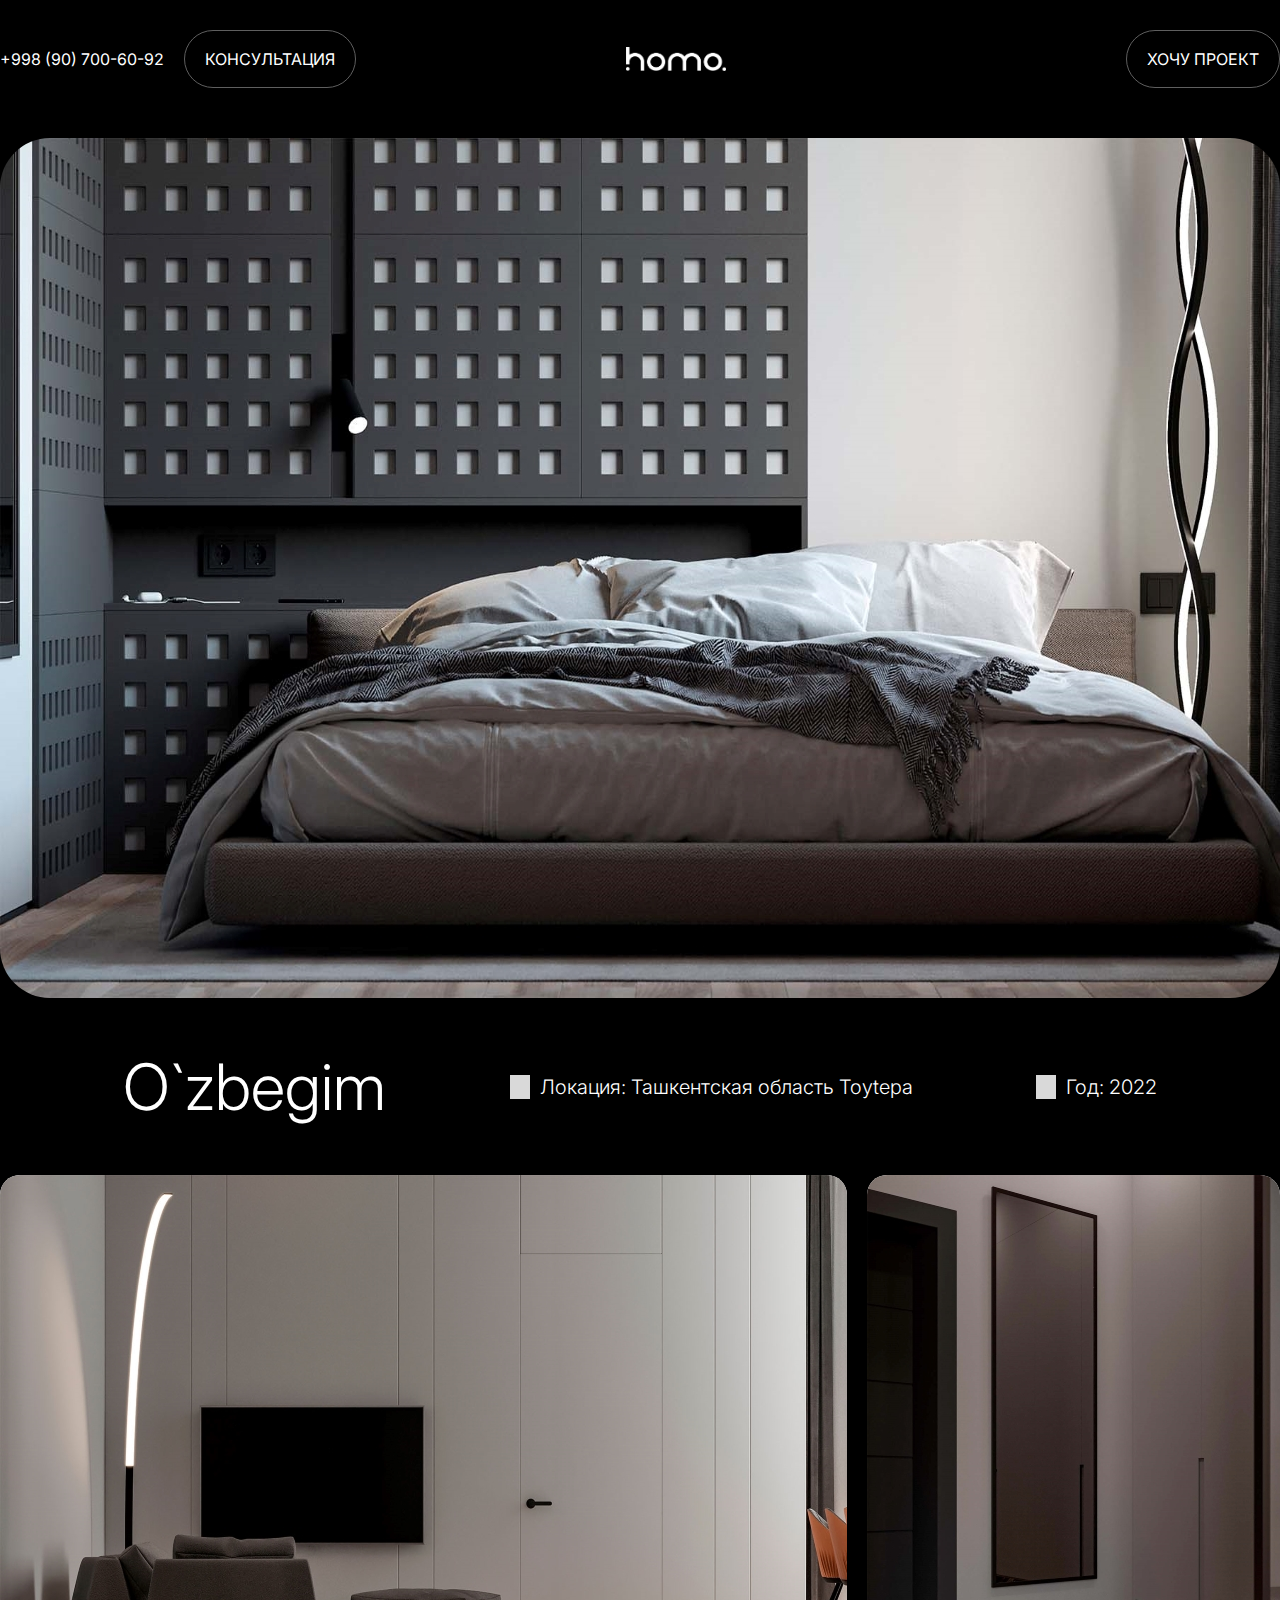
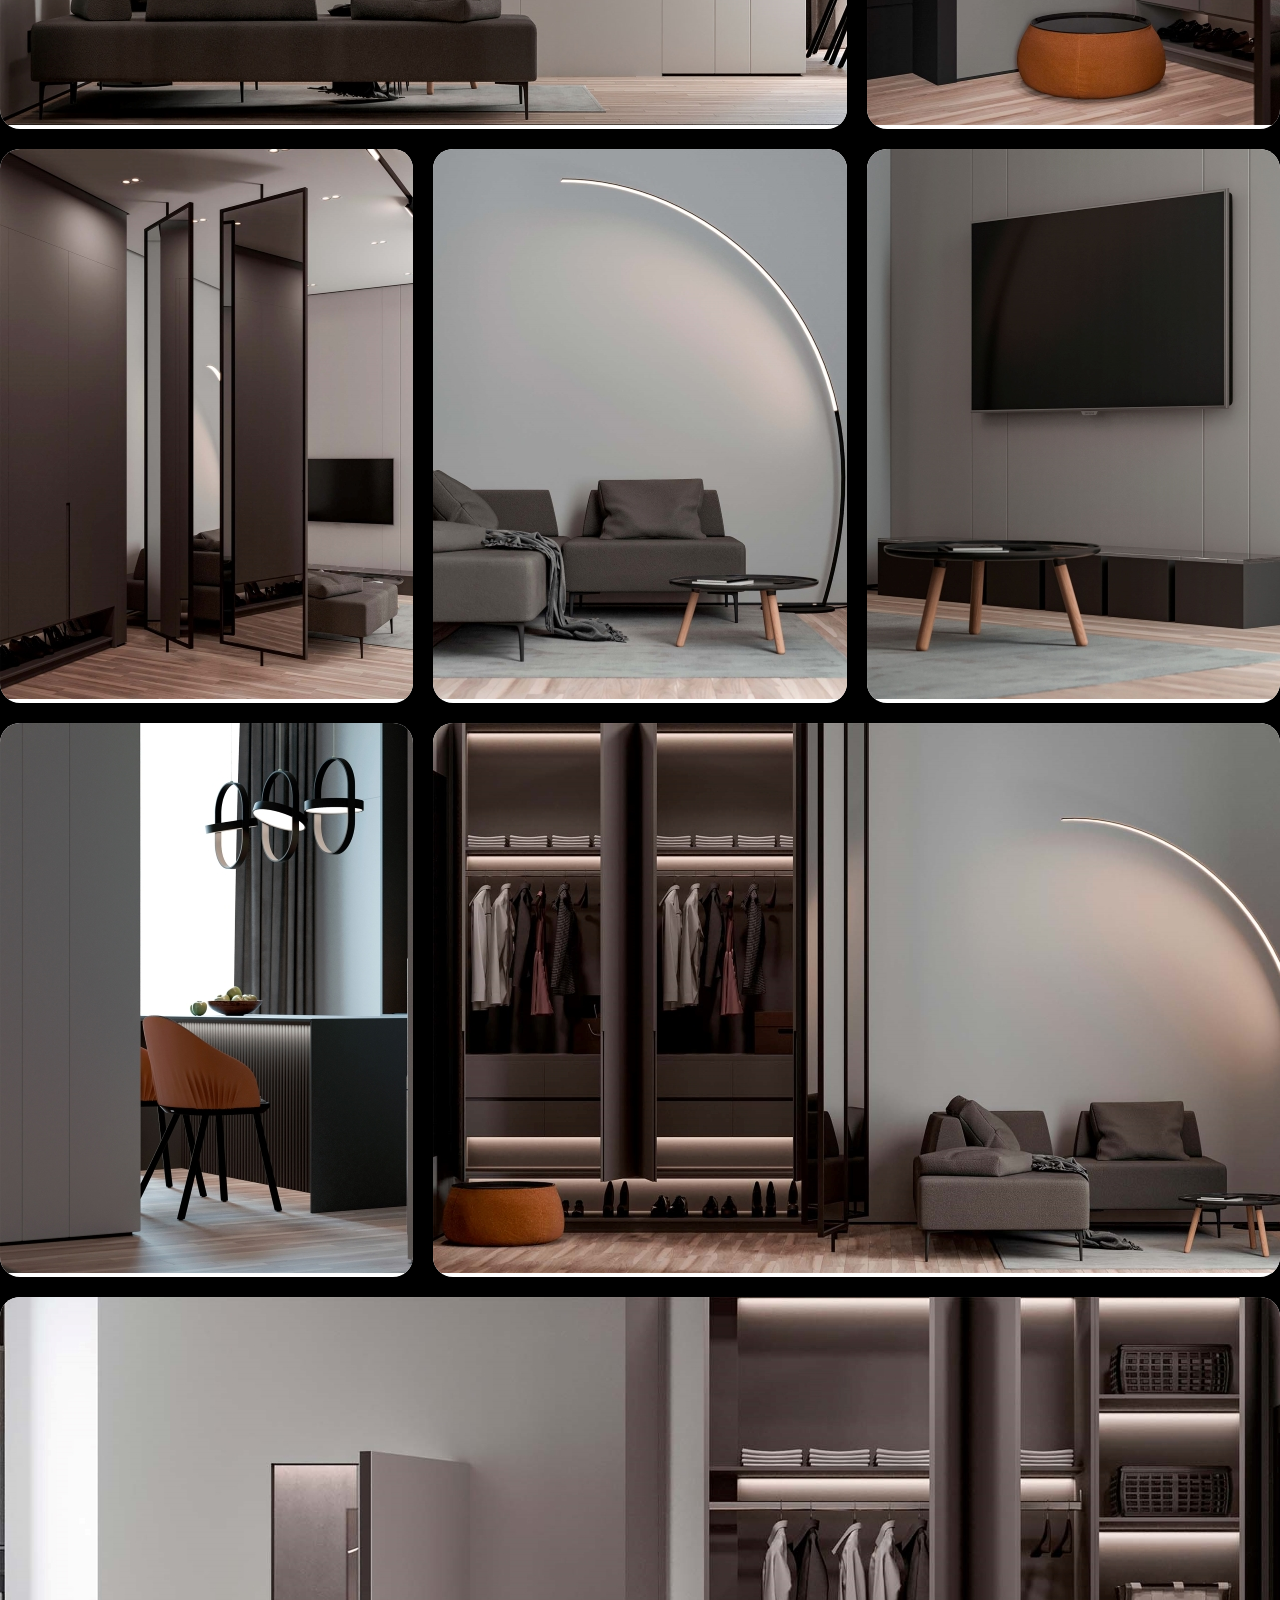
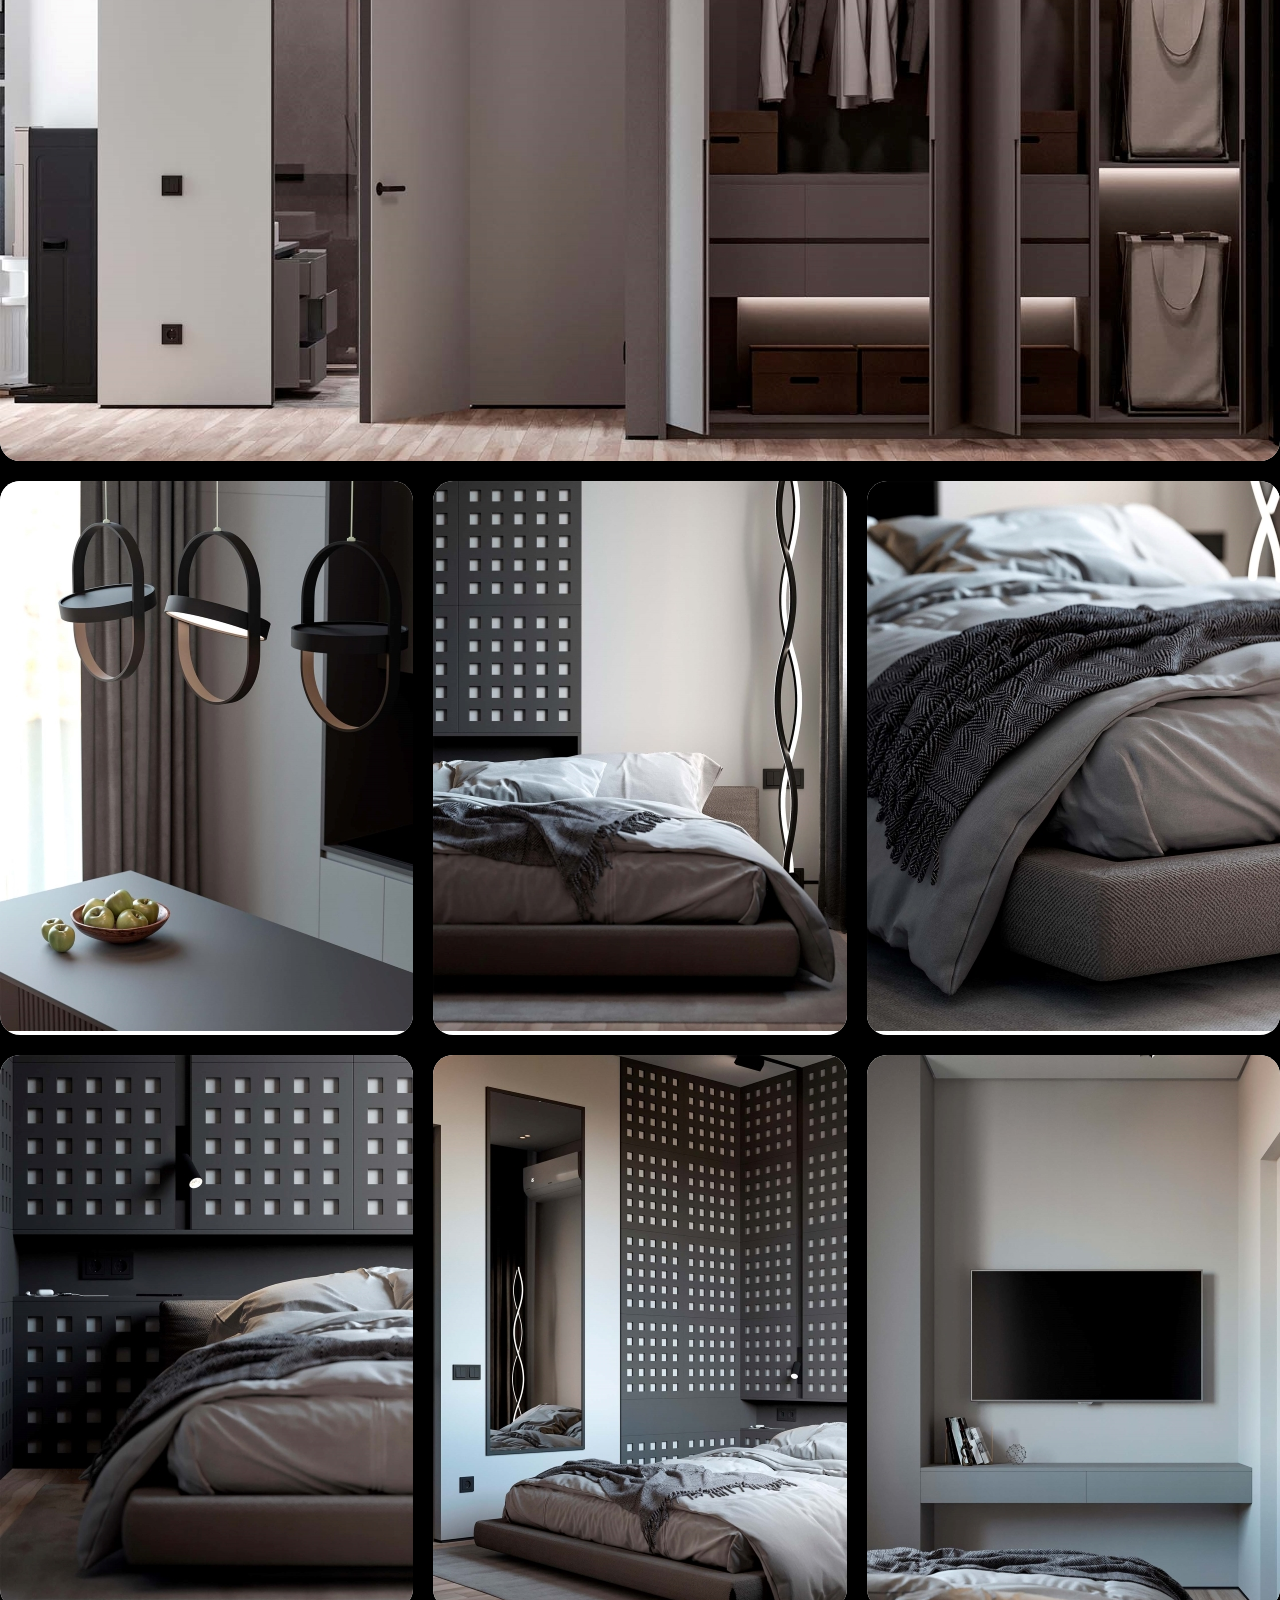
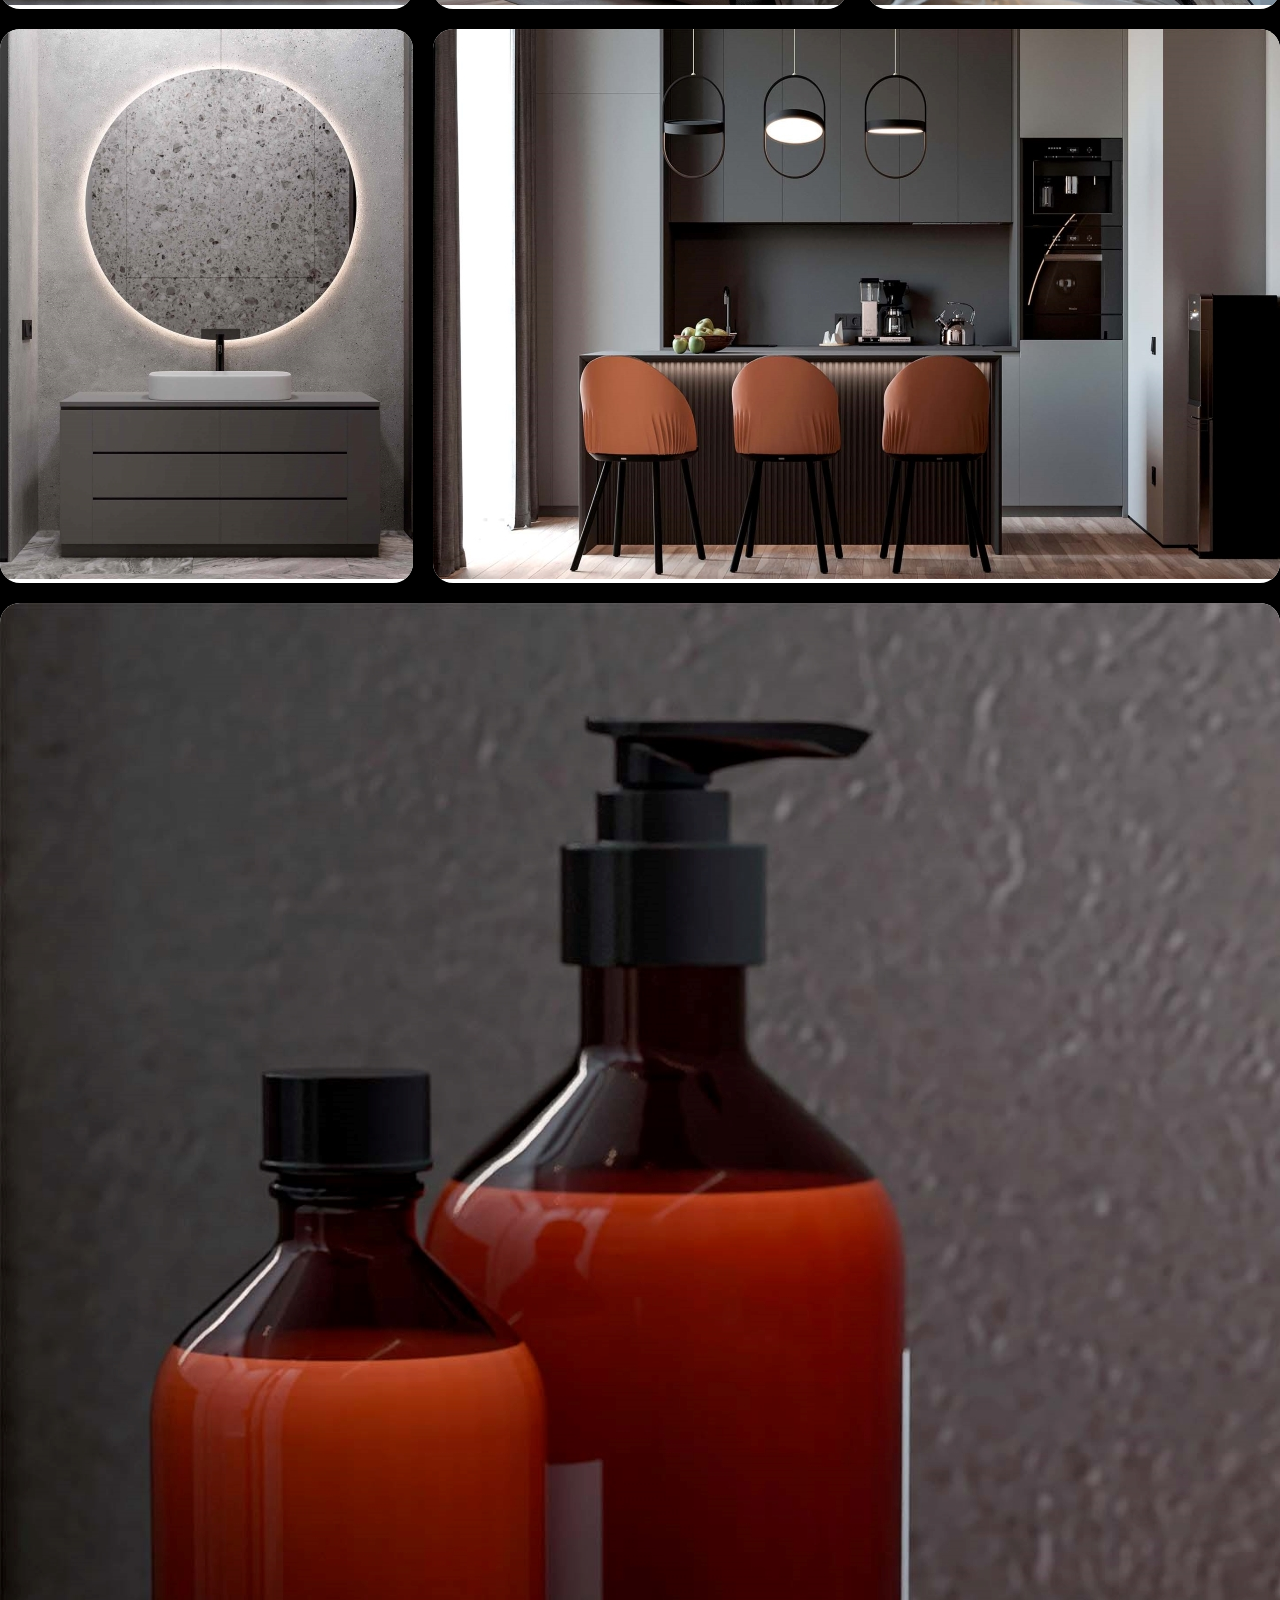
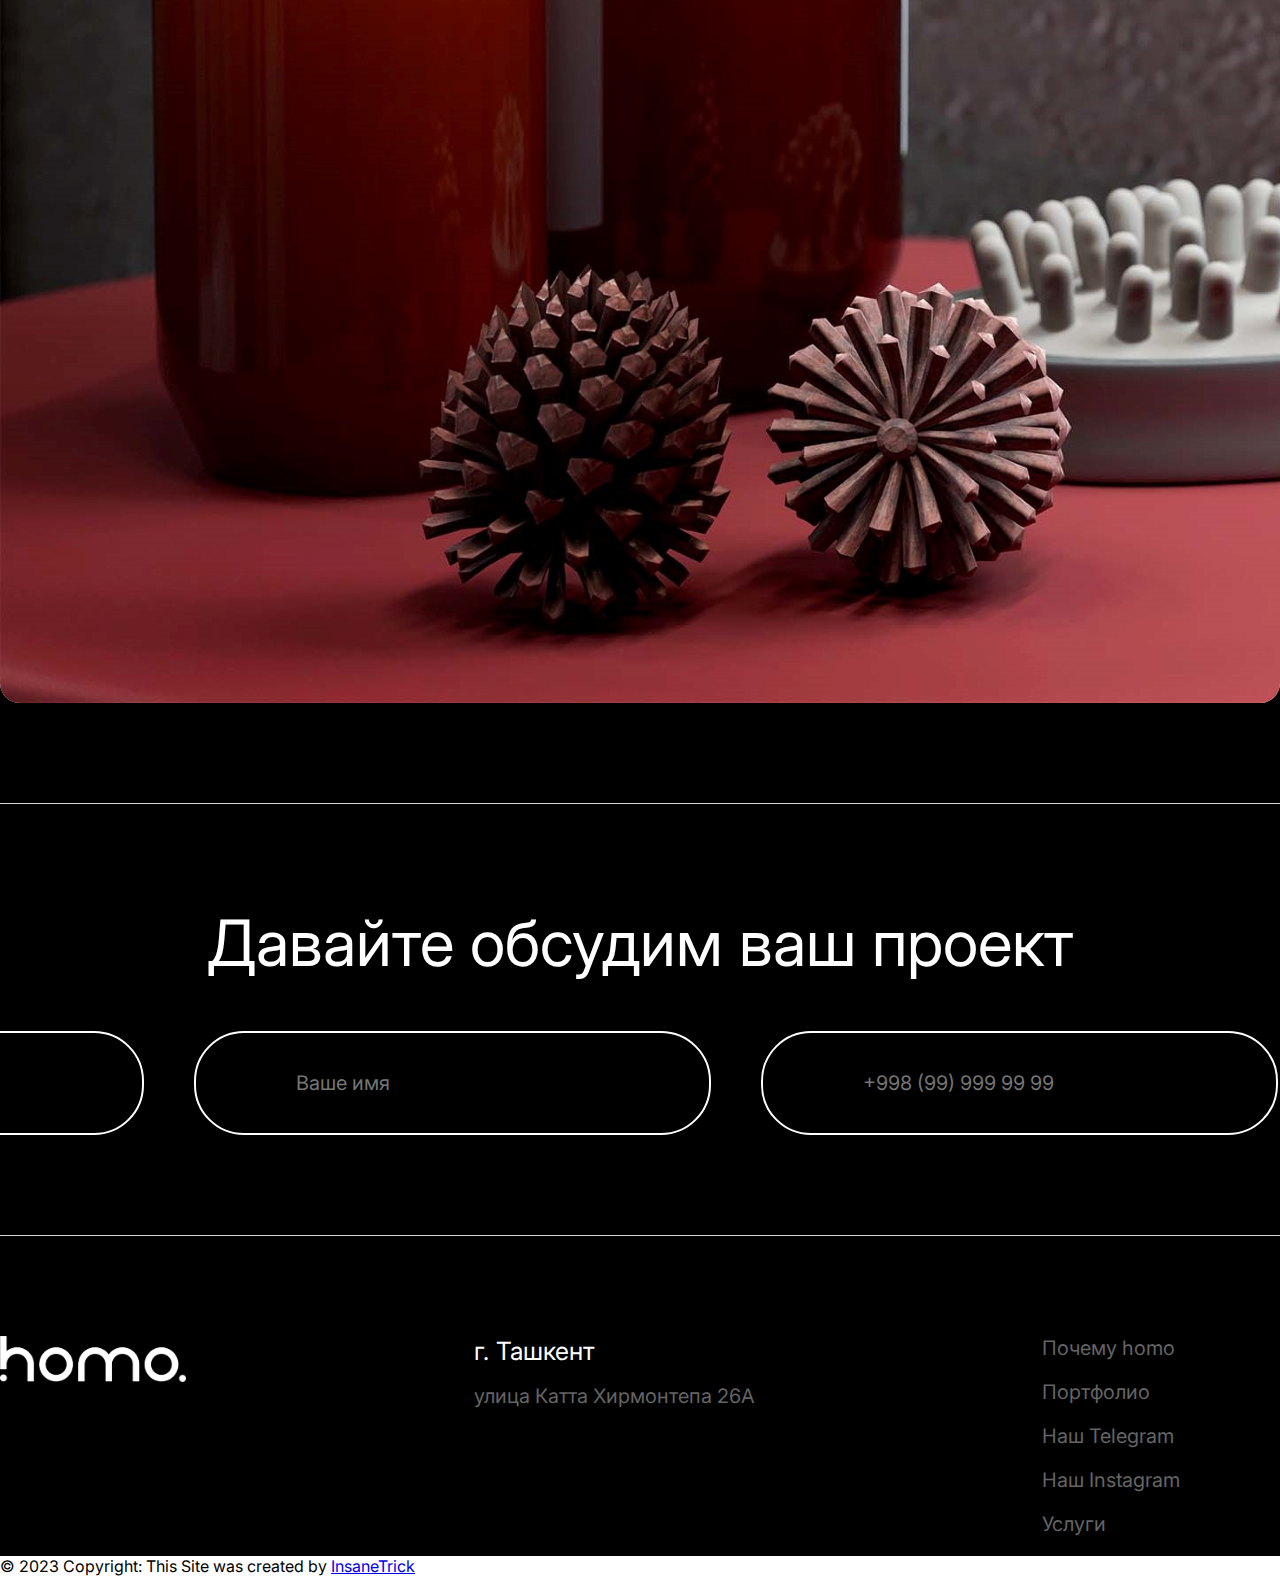
<file: ozbegim.html>
<!DOCTYPE html>
<!--
   **********************************************************************************************************
       Copyright (c) 2018 .
   **********************************************************************************************************  -->
<!--
   Template Name: FixRoof - HTML Template
   Version: 1.0.0
   Author: wp-organic
   -->
<html lang="en">
	<head>
		<title>O`zbegim</title>
		<meta charset="utf-8" />
		<meta content="width=device-width, initial-scale=1.0" name="viewport" />
		<!-- <meta name="description" content="Roofing" /> -->
		<!-- <meta name="keywords" content="homo, html template, roofing template, repair" /> -->
		<meta name="author" content="InsaneTrick" />
		<meta name="MobileOptimized" content="320" />
		<link rel="icon" type="image/icon" href="images/favicon/favicon.ico" />
		<!-- favicon-icon -->

		<link href="css/style.css" rel="stylesheet" type="text/css" />

		<!-- Fonts  -->
		<link rel="preconnect" href="https://fonts.googleapis.com" />
		<link rel="preconnect" href="https://fonts.gstatic.com" crossorigin />
		<link
			href="https://fonts.googleapis.com/css2?family=Inter:wght@300;400;700&display=swap"
			rel="stylesheet"
		/>
		<!-- Bootstrap  -->
		<link
			rel="stylesheet"
			href="https://cdn.jsdelivr.net/npm/bootstrap@5.2.3/dist/css/bootstrap.min.css"
			integrity="sha384-rbsA2VBKQhggwzxH7pPCaAqO46MgnOM80zW1RWuH61DGLwZJEdK2Kadq2F9CUG65"
			crossorigin="anonymous"
		/>

		<link rel="stylesheet" href="css/burger.css" />
		<link rel="stylesheet" href="css/portfolio-page.css" />
		<link rel="stylesheet" href="css/form-status.css" />
		<link rel="stylesheet" href="css/portfolio-grid.css" />
	</head>

	<body>
		<header class="header portfolioChoose__header">
			<div class="container">
				<div class="header_inner">
					<nav class="navigation">
						<div class="contacts list">
							<a class="nav__link nav__tel" href="tel:+998 (90) 700-60-92"
								>+998 (90) 700-60-92</a
							>
							<a class="nav__link btn_link" href="#">КОНСУЛЬТАЦИЯ</a>
						</div>
						<div class="header__logo">
							<a href="index.html"><img src="images/logo-light.png" alt="" class="logo logo-left" /></a>
						</div>
						<div class="menu list">
							<a class="nav__link btn_link" href="">ХОЧУ ПРОЕКТ</a>
						</div>
						<div class="burger__content bg-black">
							<div class="card bg-black card-body">
								<ul class="burger__list">
									<li class="burger__listItem">
										<a href="#" class="burger__links">Главная</a>
									</li>
									<li class="burger__listItem">
										<a href="#why" class="burger__links">Почему homo</a>
									</li>
									<li class="burger__listItem">
										<a href="#portfolio" class="burger__links">Портфолио</a>
									</li>
									<li class="burger__listItem">
										<a href="#instagram" class="burger__links">Instagram</a>
									</li>
									<li class="burger__listItem">
										<a href="#service" class="burger__links">Услуги</a>
									</li>
								</ul>
							</div>
						</div>
					</nav>
				</div>
			</div>
		</header>

		<main class="project">
			<div class="container">
				<div class="project__banner">
					<img src="images/portfolio/ozbegim/C08L.jpg" alt="" class="project__banner_img" />
				</div>
				<div class="project__banner_desc">
					<h2 class="project__banner_title">O`zbegim</h2>
					<p class="portfolio__info">Локация: Ташкентская область Toytepa</p>
					<p class="portfolio__info">Год: 2022</p>
				</div>
				<div class="project__grid">
					<div class="project__grid-elem">
						<img src="images/portfolio/ozbegim/C01.jpg" alt="" class="project__grid-img" />
					</div>
					<div class="project__grid-elem">
						<img src="images/portfolio/ozbegim/C09.jpg" alt="" class="project__grid-img" />
					</div>
					<div class="project__grid-elem">
						<img src="images/portfolio/ozbegim/C10.jpg" alt="" class="project__grid-img" />
					</div>
					<div class="project__grid-elem">
						<img src="images/portfolio/ozbegim/C11.jpg" alt="" class="project__grid-img" />
					</div>
					<div class="project__grid-elem">
						<img src="images/portfolio/ozbegim/C12.jpg" alt="" class="project__grid-img" />
					</div>
					<div class="project__grid-elem">
						<img src="images/portfolio/ozbegim/C13.jpg" alt="" class="project__grid-img" />
					</div>
					<div class="project__grid-elem">
						<img src="images/portfolio/ozbegim/C02.jpg" alt="" class="project__grid-img" />
					</div>
				</div>
				<div class="project__grid_baner">
					<img src="images/portfolio/ozbegim/C03.jpg" alt="" class="project__grid_banerImg" />
				</div>
				<div class="project__grid2">
					<div class="project__grid-elem2">
						<img src="images/portfolio/ozbegim/C14.jpg" alt="" class="project__grid-img" />
					</div>
					<div class="project__grid-elem2">
						<img src="images/portfolio/ozbegim/C15.jpg" alt="" class="project__grid-img" />
					</div>
					<div class="project__grid-elem2">
						<img src="images/portfolio/ozbegim/C16.jpg" alt="" class="project__grid-img" />
					</div>
					<div class="project__grid-elem2">
						<img src="images/portfolio/ozbegim/C17.jpg" alt="" class="project__grid-img" />
					</div>
					<div class="project__grid-elem2">
						<img src="images/portfolio/ozbegim/C18.jpg" alt="" class="project__grid-img" />
					</div>
					<div class="project__grid-elem2">
						<img src="images/portfolio/ozbegim/C19.jpg" alt="" class="project__grid-img" />
					</div>
					<div class="project__grid-elem2">
						<img src="images/portfolio/ozbegim/C20.jpg" alt="" class="project__grid-img" />
					</div>
					<div class="project__grid-elem2">
						<img src="images/portfolio/ozbegim/C04.jpg" alt="" class="project__grid-img" />
					</div>
				</div>
				<div class="project__grid_baner big">
					<img src="images/portfolio/ozbegim/C27.jpg" alt="" class="project__grid_banerImg" />
				</div>
			</div>
		</main>

		<div class="contactForm">
			<div class="container">
				<div class="contactForm__inner">
					<h3 class="contactForm__title">Давайте обсудим ваш проект</h3>
					<form class="contactForm__form" method="post">
						<input
							disabled
							class="contactForm__field d-none"
							type="text"
							name="site"
							value="Homo Bureau"
						/>
						<input
							class="contactForm__field"
							type="text"
							name="user_name"
							placeholder="Ваше имя"
						/>
						<input
							class="contactForm__field"
							type="tel"
							name="user_phone"
							placeholder="+998 (99) 999 99 99"
						/>
						<button class="contactForm__field btn_submit" type="submit">ОТПРАВИТЬ</button>
						<div class="col-sm-12 col-xs-12 form_responce">
							<p class="success">Ваше сообщение отправленно</p>
							<p class="error">Произошла ошибка. Попробуйте позже</p>
						</div>
					</form>
				</div>
			</div>
		</div>
		<footer class="footer">
			<div class="container mb-5">
				<div class="footer__inner">
					<div class="footer__logo">
						<a href="#"><img src="images/logo-light.png" alt="" class="logo" /></a>
					</div>
					<ul class="footer__location">
						<h3 class="footer__location-title">г. Ташкент</h3>
						<li class="footer__location-item">
							<a href="https://yandex.com/maps/-/CCUvaNxRhD"
								>улица Катта Хирмонтепа 26А</a
							>
						</li>
					</ul>
					<ul class="footer__links">
						<li class="footer__links-item"><a href="#why">Почему homo </a></li>
						<li class="footer__links-item"><a href="#portfolio">Портфолио </a></li>
						<li class="footer__links-item"><a href="#">Наш Telegram</a></li>
						<li class="footer__links-item">
							<a href="https://instagram.com/homo.bureau?igshid=NzAzN2Q1NTE="
								>Наш Instagram
							</a>
						</li>
						<li class="footer__links-item"><a href="#service">Услуги </a></li>
					</ul>
				</div>
			</div>
			<div
				class="text-center p-lg-3 rounded-top"
				style="background-color: rgba(255, 255, 255, 100%)"
			>
				© 2023 Copyright: This Site was created by
				<a class="text-black" target="_blank" href="https://t.me/InsaneTrick"
					>InsaneTrick</a
				>
			</div>
		</footer>
		<a href="#top" class="top-btn"
			><svg
				width="70"
				height="70"
				viewBox="0 0 70 70"
				fill="none"
				xmlns="http://www.w3.org/2000/svg"
			>
				<path
					d="M36.225 25.725C35.875 25.375 35.4667 25.2 35 25.2C34.5333 25.2 34.125 25.375 33.775 25.725L23.975 35.525C23.45 36.05 23.3182 36.6765 23.5795 37.4045C23.8408 38.1325 24.381 38.4977 25.2 38.5L44.8 38.5C45.6167 38.5 46.1557 38.1348 46.417 37.4045C46.6783 36.6742 46.5477 36.0477 46.025 35.525L36.225 25.725ZM35 7.62939e-06C39.8417 7.62939e-06 44.3917 0.919342 48.65 2.758C52.9083 4.59667 56.6125 7.08984 59.7625 10.2375C62.9125 13.3875 65.4057 17.0917 67.242 21.35C69.0783 25.6083 69.9977 30.1583 70 35C70 39.8417 69.0807 44.3917 67.242 48.65C65.4033 52.9083 62.9102 56.6125 59.7625 59.7625C56.6125 62.9125 52.9083 65.4057 48.65 67.242C44.3917 69.0783 39.8417 69.9977 35 70C30.1583 70 25.6083 69.0807 21.35 67.242C17.0917 65.4033 13.3875 62.9102 10.2375 59.7625C7.0875 56.6125 4.59317 52.9083 2.75451 48.65C0.91584 44.3917 -0.00232697 39.8417 7.62939e-06 35C7.62939e-06 30.1583 0.919342 25.6083 2.758 21.35C4.59667 17.0917 7.08984 13.3875 10.2375 10.2375C13.3875 7.0875 17.0917 4.59317 21.35 2.75451C25.6083 0.91584 30.1583 -0.00232697 35 7.62939e-06Z"
					fill="#646464"
				/>
			</svg>
		</a>

        
		<script
			src="https://cdnjs.cloudflare.com/ajax/libs/jquery/3.6.3/jquery.min.js"
			integrity="sha512-STof4xm1wgkfm7heWqFJVn58Hm3EtS31XFaagaa8VMReCXAkQnJZ+jEy8PCC/iT18dFy95WcExNHFTqLyp72eQ=="
			crossorigin="anonymous"
			referrerpolicy="no-referrer"
		></script>
		<script src="https://cdn.jsdelivr.net/npm/bootstrap@5.2.3/dist/js/bootstrap.bundle.min.js"></script>
		<script src="js/burger.js"></script>
		<script src="js/ajax-form.js"></script>
		<script src="js/scrollToTop.js"></script>
	</body>
</html>
</file>
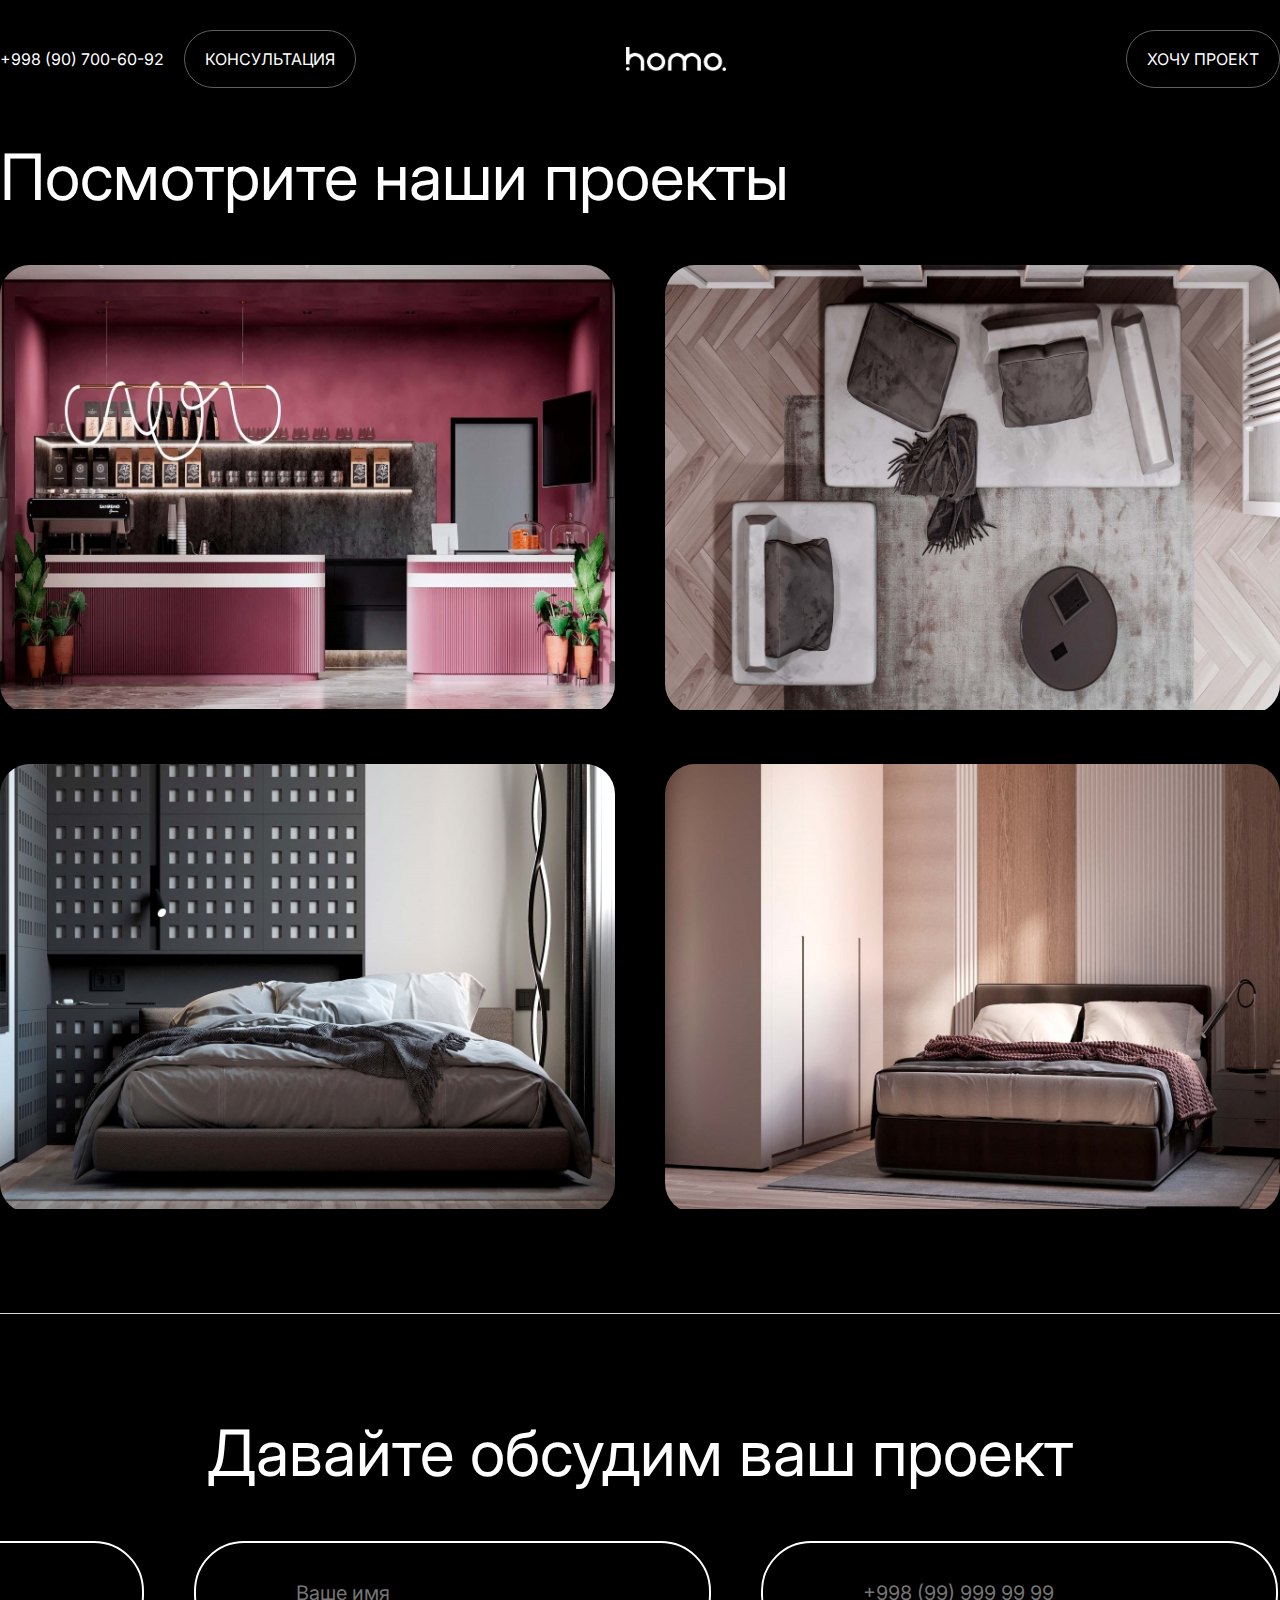
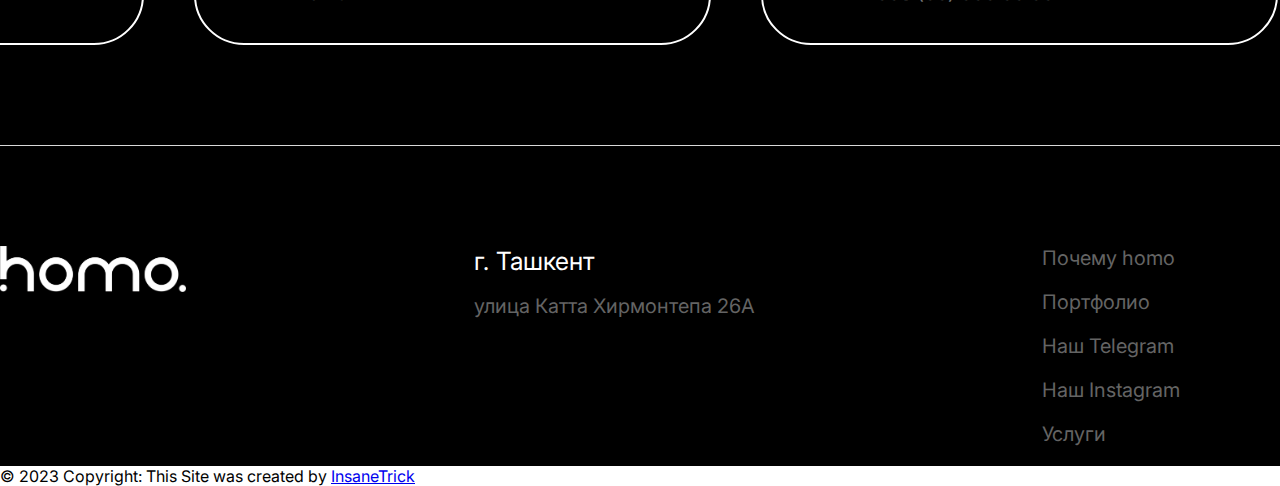
<file: portfolio.html>
<!DOCTYPE html>
<!--
   **********************************************************************************************************
       Copyright (c) 2018 .
   **********************************************************************************************************  -->
<!--
   Template Name: FixRoof - HTML Template
   Version: 1.0.0
   Author: wp-organic
   -->
<html lang="en">
	<head>
		<title>Portfolio</title>
		<meta charset="utf-8" />
		<meta content="width=device-width, initial-scale=1.0" name="viewport" />
		<!-- <meta name="description" content="Roofing" /> -->
		<!-- <meta name="keywords" content="homo, html template, roofing template, repair" /> -->
		<meta name="author" content="InsaneTrick" />
		<meta name="MobileOptimized" content="320" />
		<link rel="icon" type="image/icon" href="images/favicon/favicon.ico" />
		<!-- favicon-icon -->

		<link href="css/style.css" rel="stylesheet" type="text/css" />

		<!-- Fonts  -->
		<link rel="preconnect" href="https://fonts.googleapis.com" />
		<link rel="preconnect" href="https://fonts.gstatic.com" crossorigin />
		<link
			href="https://fonts.googleapis.com/css2?family=Inter:wght@300;400;700&display=swap"
			rel="stylesheet"
		/>
		<!-- Bootstrap  -->
		<link
			rel="stylesheet"
			href="https://cdn.jsdelivr.net/npm/bootstrap@5.2.3/dist/css/bootstrap.min.css"
			integrity="sha384-rbsA2VBKQhggwzxH7pPCaAqO46MgnOM80zW1RWuH61DGLwZJEdK2Kadq2F9CUG65"
			crossorigin="anonymous"
		/>

		<link rel="stylesheet" href="css/burger.css" />
		<link rel="stylesheet" href="css/portfolio-page.css" />
		<link rel="stylesheet" href="css/form-status.css" />
	</head>

	<body>
		<header class="header portfolioChoose__header">
			<div class="container">
				<div class="header_inner">
					<nav class="navigation">
						<div class="contacts list">
							<a class="nav__link nav__tel" href="tel:+998 (90) 700-60-92"
								>+998 (90) 700-60-92</a
							>
							<a class="nav__link btn_link" href="#">КОНСУЛЬТАЦИЯ</a>
						</div>
						<div class="header__logo">
							<a href="index.html"
								><img src="images/logo-light.png" alt="" class="logo logo-left"
							/></a>
						</div>
						<div class="menu list">
							<a class="nav__link btn_link" href="">ХОЧУ ПРОЕКТ</a>

							<!-- <button class="burger nav__link btn_link" type="button">
								<svg
									class="burger-light"
									width="20"
									height="15"
									viewBox="0 0 20 15"
									fill="none"
									xmlns="http://www.w3.org/2000/svg"
								>
									<rect width="20" height="5" fill="#D9D9D9" />
									<rect y="10" width="20" height="5" fill="#D9D9D9" />
								</svg>
								<svg
									class="burger-dark"
									width="20"
									height="15"
									viewBox="0 0 20 15"
									fill="none"
									xmlns="http://www.w3.org/2000/svg"
								>
									<rect width="20" height="5" fill="black" />
									<rect y="10" width="20" height="5" fill="black" />
								</svg>
							</button> -->
						</div>
						<div class="burger__content bg-black">
							<div class="card bg-black card-body">
								<ul class="burger__list">
									<li class="burger__listItem">
										<a href="#" class="burger__links">Главная</a>
									</li>
									<li class="burger__listItem">
										<a href="#why" class="burger__links">Почему homo</a>
									</li>
									<li class="burger__listItem">
										<a href="#portfolio" class="burger__links">Портфолио</a>
									</li>
									<li class="burger__listItem">
										<a href="#instagram" class="burger__links">Instagram</a>
									</li>
									<li class="burger__listItem">
										<a href="#service" class="burger__links">Услуги</a>
									</li>
								</ul>
							</div>
						</div>
					</nav>
				</div>
			</div>
		</header>

		<main class="main">
			<div class="container">
				<div class="portfolioChoose__inner">
					<h2 class="portfolioChoose__title">Посмотрите наши проекты</h2>
					<div class="portfolioChoose__box">
						<a href="patriss.html" class="portfolioChoose__card">
							<img
								src="images/portfolio/patriss/C01.jpg"
								alt=""
								class="portfolioChoose__img"
							/>
							<p class="portfolioChoose__card_title">Patriss</p>
						</a>
						<a href="patriss.html" class="portfolioChoose__card">
							<img
								src="images/portfolio/waterman/5.jpg"
								alt=""
								class="portfolioChoose__img"
							/>
							<p class="portfolioChoose__card_title">Waterman</p>
						</a>
						<a href="patriss.html" class="portfolioChoose__card">
							<img
								src="images/portfolio/ozbegim/C08.jpg"
								alt=""
								class="portfolioChoose__img"
							/>
							<p class="portfolioChoose__card_title">O`zbegim</p>
						</a>
						<a href="patriss.html" class="portfolioChoose__card">
							<img
								src="images/portfolio/darkhan/25.jpg"
								alt=""
								class="portfolioChoose__img"
							/>
							<p class="portfolioChoose__card_title">Darkhan</p>
						</a>
					</div>
				</div>
			</div>
		</main>

		<div class="contactForm">
			<div class="container">
				<div class="contactForm__inner">
					<h3 class="contactForm__title">Давайте обсудим ваш проект</h3>
					<form class="contactForm__form" method="post">
						<input
							disabled
							class="contactForm__field d-none"
							type="text"
							name="site"
							value="Homo Bureau"
						/>
						<input
							class="contactForm__field"
							type="text"
							name="user_name"
							placeholder="Ваше имя"
						/>
						<input
							class="contactForm__field"
							type="tel"
							name="user_phone"
							placeholder="+998 (99) 999 99 99"
						/>
						<button class="contactForm__field btn_submit" type="submit">ОТПРАВИТЬ</button>
						<div class="col-sm-12 col-xs-12 form_responce">
							<p class="success">Ваше сообщение отправленно</p>
							<p class="error">Произошла ошибка. Попробуйте позже</p>
						</div>
					</form>
				</div>
			</div>
		</div>
		<footer class="footer">
			<div class="container mb-5">
				<div class="footer__inner">
					<div class="footer__logo">
						<a href="#"><img src="images/logo-light.png" alt="" class="logo" /></a>
					</div>
					<ul class="footer__location">
						<h3 class="footer__location-title">г. Ташкент</h3>
						<li class="footer__location-item">
							<a href="https://yandex.com/maps/-/CCUvaNxRhD"
								>улица Катта Хирмонтепа 26А</a
							>
						</li>
					</ul>
					<ul class="footer__links">
						<li class="footer__links-item"><a href="#why">Почему homo </a></li>
						<li class="footer__links-item"><a href="#portfolio">Портфолио </a></li>
						<li class="footer__links-item"><a href="#">Наш Telegram</a></li>
						<li class="footer__links-item">
							<a href="https://instagram.com/homo.bureau?igshid=NzAzN2Q1NTE="
								>Наш Instagram
							</a>
						</li>
						<li class="footer__links-item"><a href="#service">Услуги </a></li>
					</ul>
				</div>
			</div>
			<div
				class="text-center p-lg-3 rounded-top"
				style="background-color: rgba(255, 255, 255, 100%)"
			>
				© 2023 Copyright: This Site was created by
				<a class="text-black" target="_blank" href="https://t.me/InsaneTrick"
					>InsaneTrick</a
				>
			</div>
		</footer>
		<a href="#top" class="top-btn"
			><svg
				width="70"
				height="70"
				viewBox="0 0 70 70"
				fill="none"
				xmlns="http://www.w3.org/2000/svg"
			>
				<path
					d="M36.225 25.725C35.875 25.375 35.4667 25.2 35 25.2C34.5333 25.2 34.125 25.375 33.775 25.725L23.975 35.525C23.45 36.05 23.3182 36.6765 23.5795 37.4045C23.8408 38.1325 24.381 38.4977 25.2 38.5L44.8 38.5C45.6167 38.5 46.1557 38.1348 46.417 37.4045C46.6783 36.6742 46.5477 36.0477 46.025 35.525L36.225 25.725ZM35 7.62939e-06C39.8417 7.62939e-06 44.3917 0.919342 48.65 2.758C52.9083 4.59667 56.6125 7.08984 59.7625 10.2375C62.9125 13.3875 65.4057 17.0917 67.242 21.35C69.0783 25.6083 69.9977 30.1583 70 35C70 39.8417 69.0807 44.3917 67.242 48.65C65.4033 52.9083 62.9102 56.6125 59.7625 59.7625C56.6125 62.9125 52.9083 65.4057 48.65 67.242C44.3917 69.0783 39.8417 69.9977 35 70C30.1583 70 25.6083 69.0807 21.35 67.242C17.0917 65.4033 13.3875 62.9102 10.2375 59.7625C7.0875 56.6125 4.59317 52.9083 2.75451 48.65C0.91584 44.3917 -0.00232697 39.8417 7.62939e-06 35C7.62939e-06 30.1583 0.919342 25.6083 2.758 21.35C4.59667 17.0917 7.08984 13.3875 10.2375 10.2375C13.3875 7.0875 17.0917 4.59317 21.35 2.75451C25.6083 0.91584 30.1583 -0.00232697 35 7.62939e-06Z"
					fill="#646464"
				/>
			</svg>
		</a>

		<script
			src="https://cdnjs.cloudflare.com/ajax/libs/jquery/3.6.3/jquery.min.js"
			integrity="sha512-STof4xm1wgkfm7heWqFJVn58Hm3EtS31XFaagaa8VMReCXAkQnJZ+jEy8PCC/iT18dFy95WcExNHFTqLyp72eQ=="
			crossorigin="anonymous"
			referrerpolicy="no-referrer"
		></script>
		<script src="https://cdn.jsdelivr.net/npm/bootstrap@5.2.3/dist/js/bootstrap.bundle.min.js"></script>
		<script src="js/burger.js"></script>
		<script src="js/ajax-form.js"></script>
		<script src="js/scrollToTop.js"></script>
	</body>
</html>
</file>
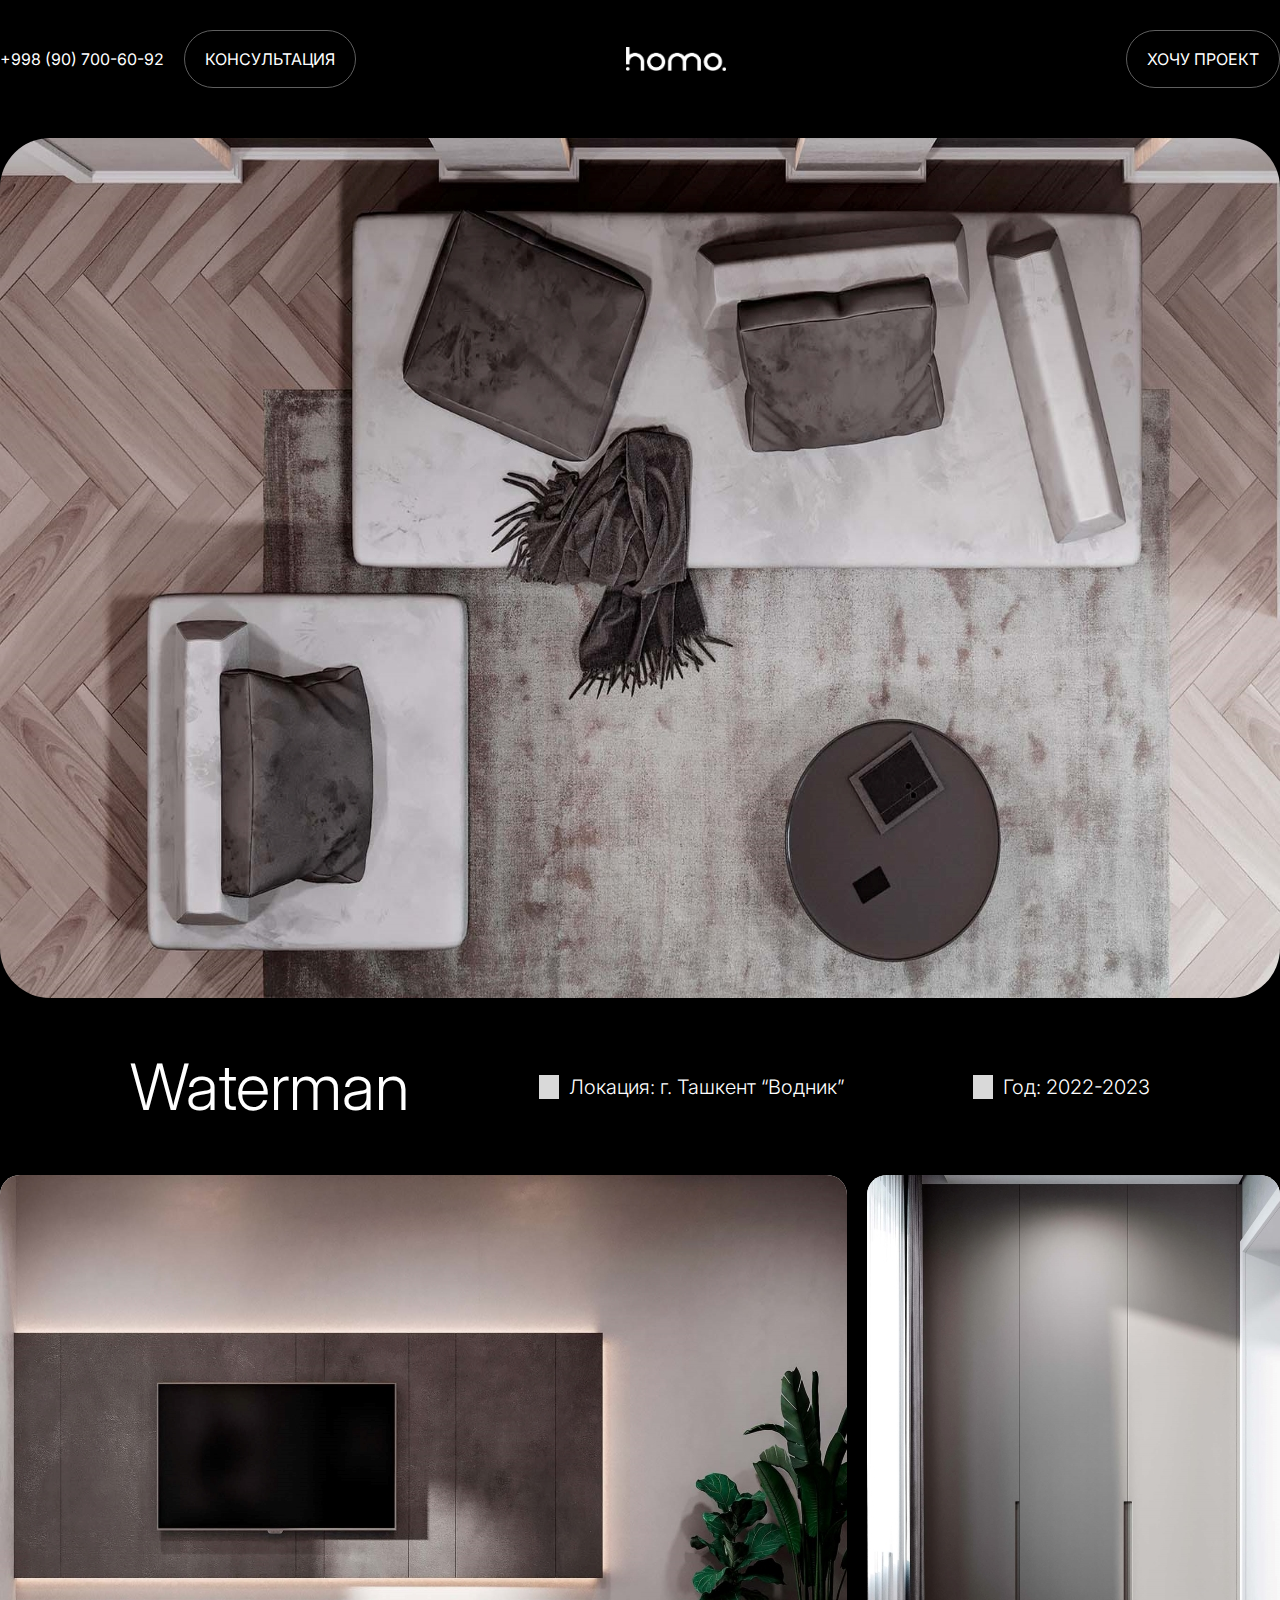
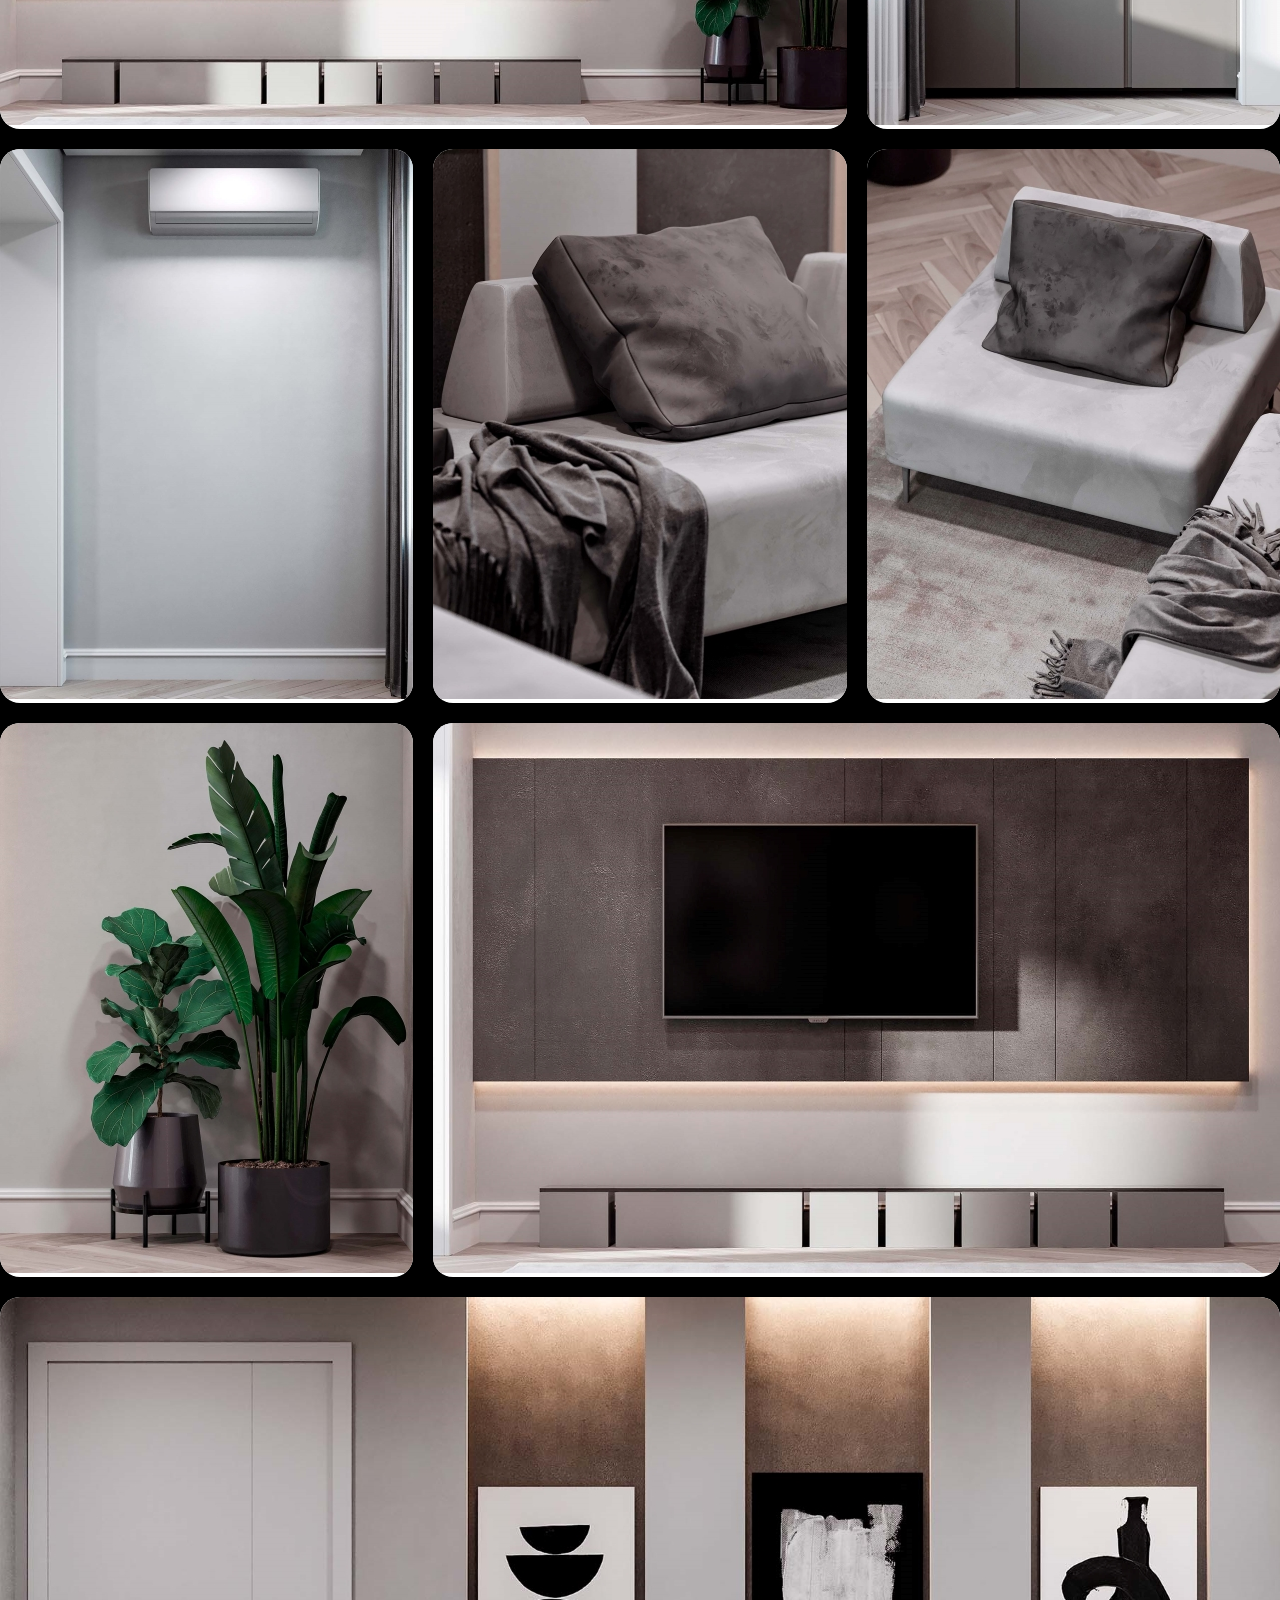
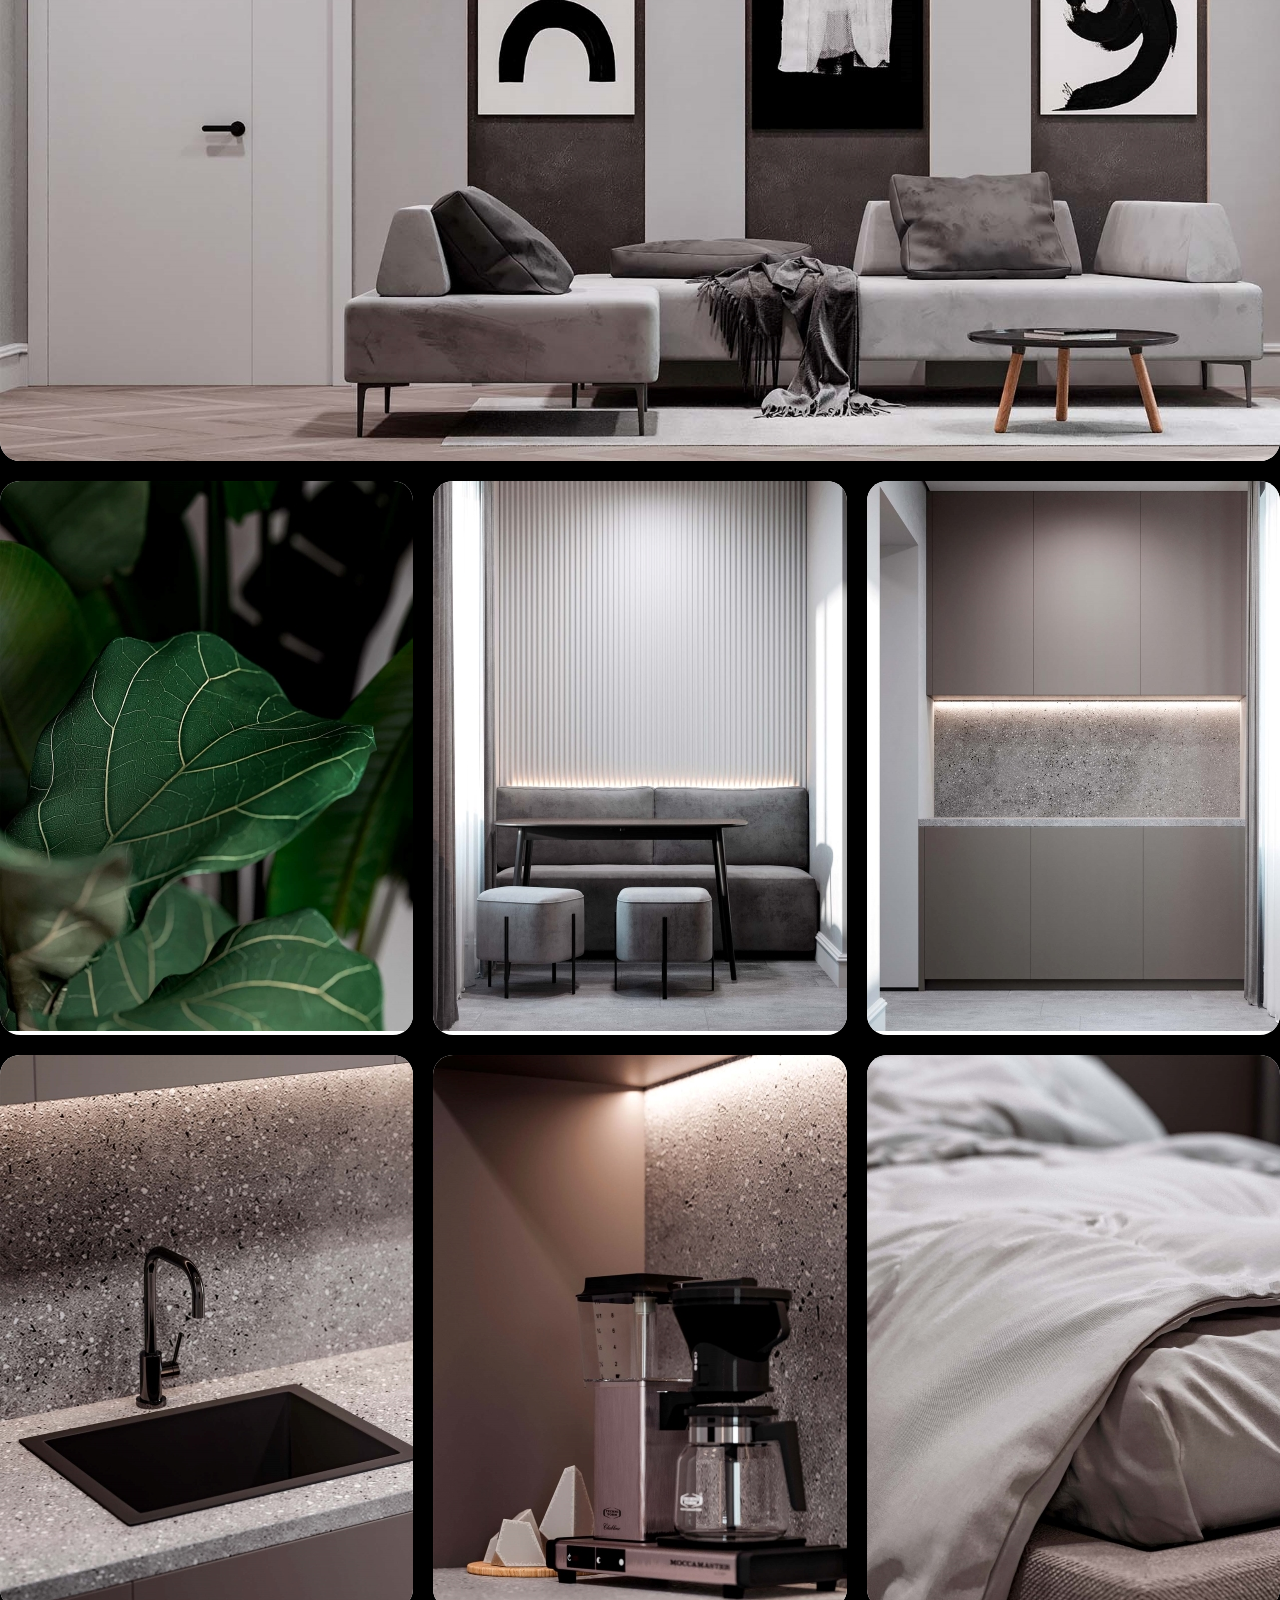
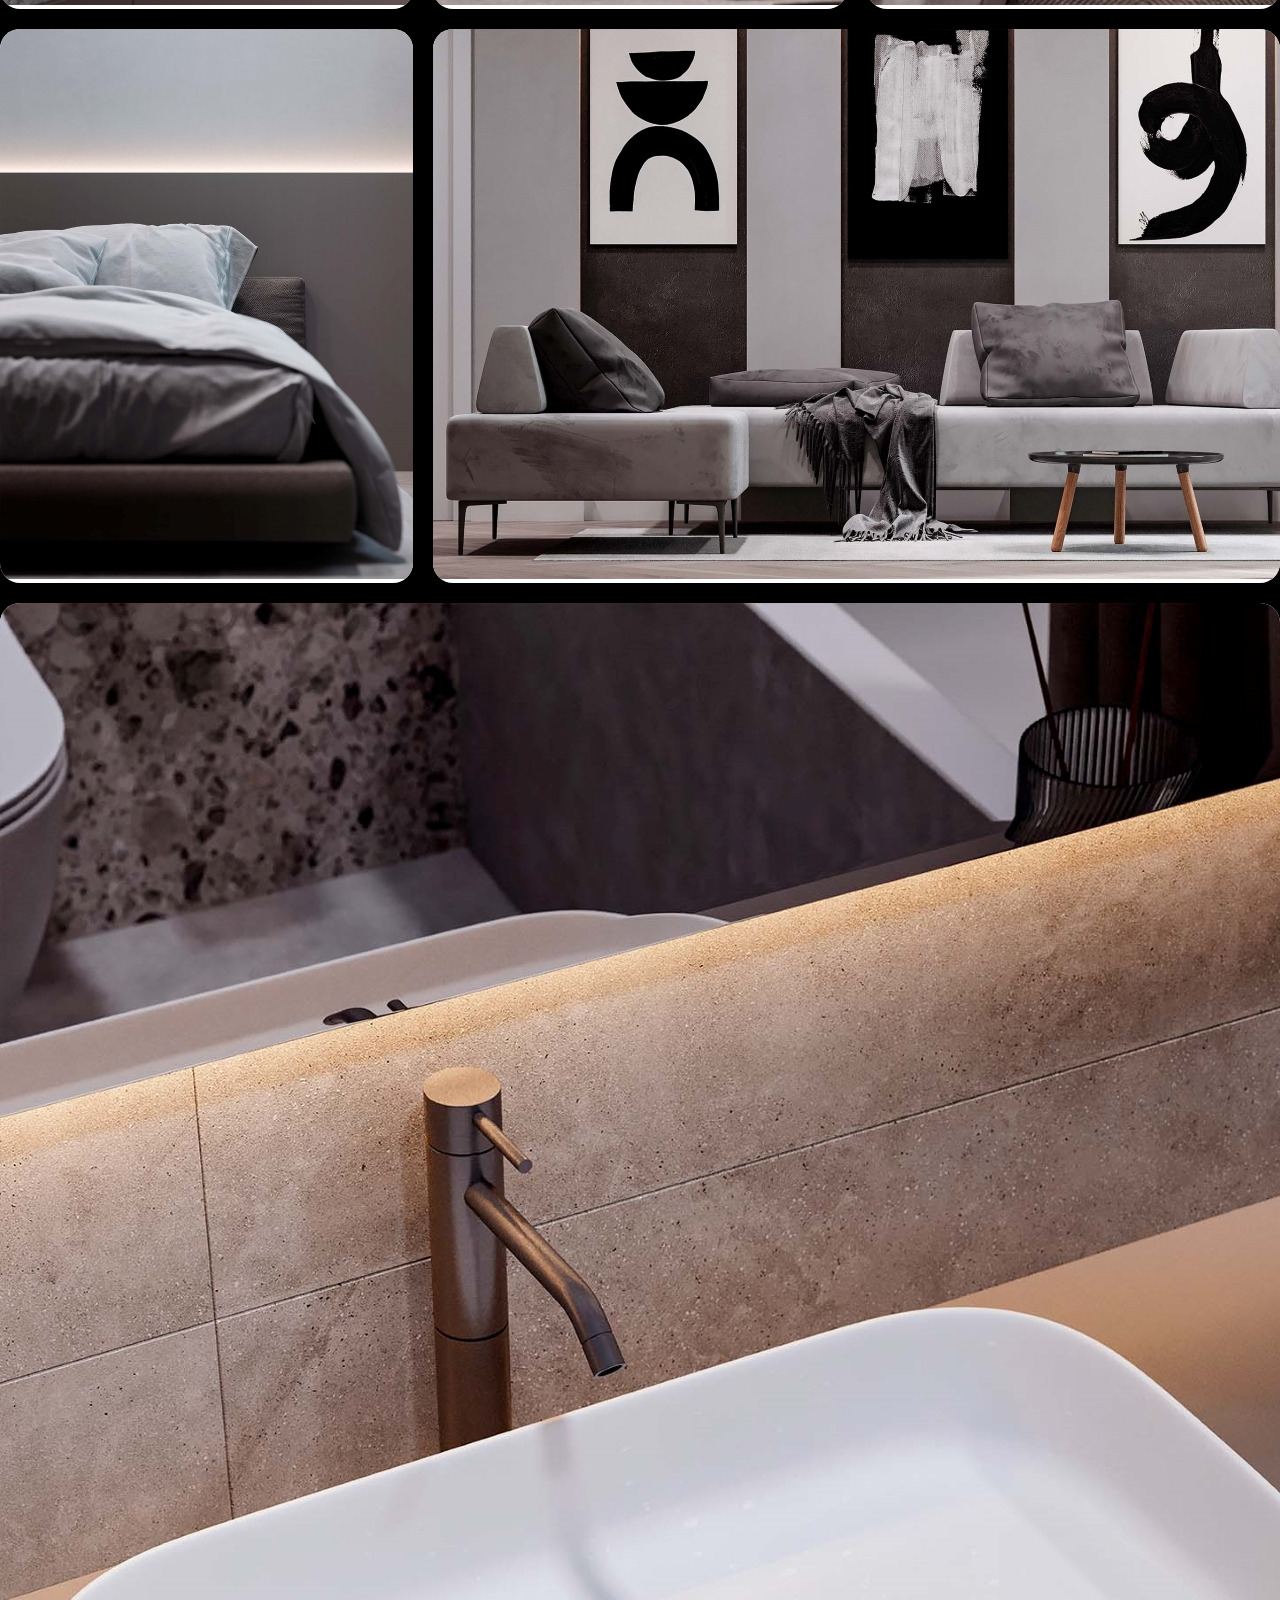
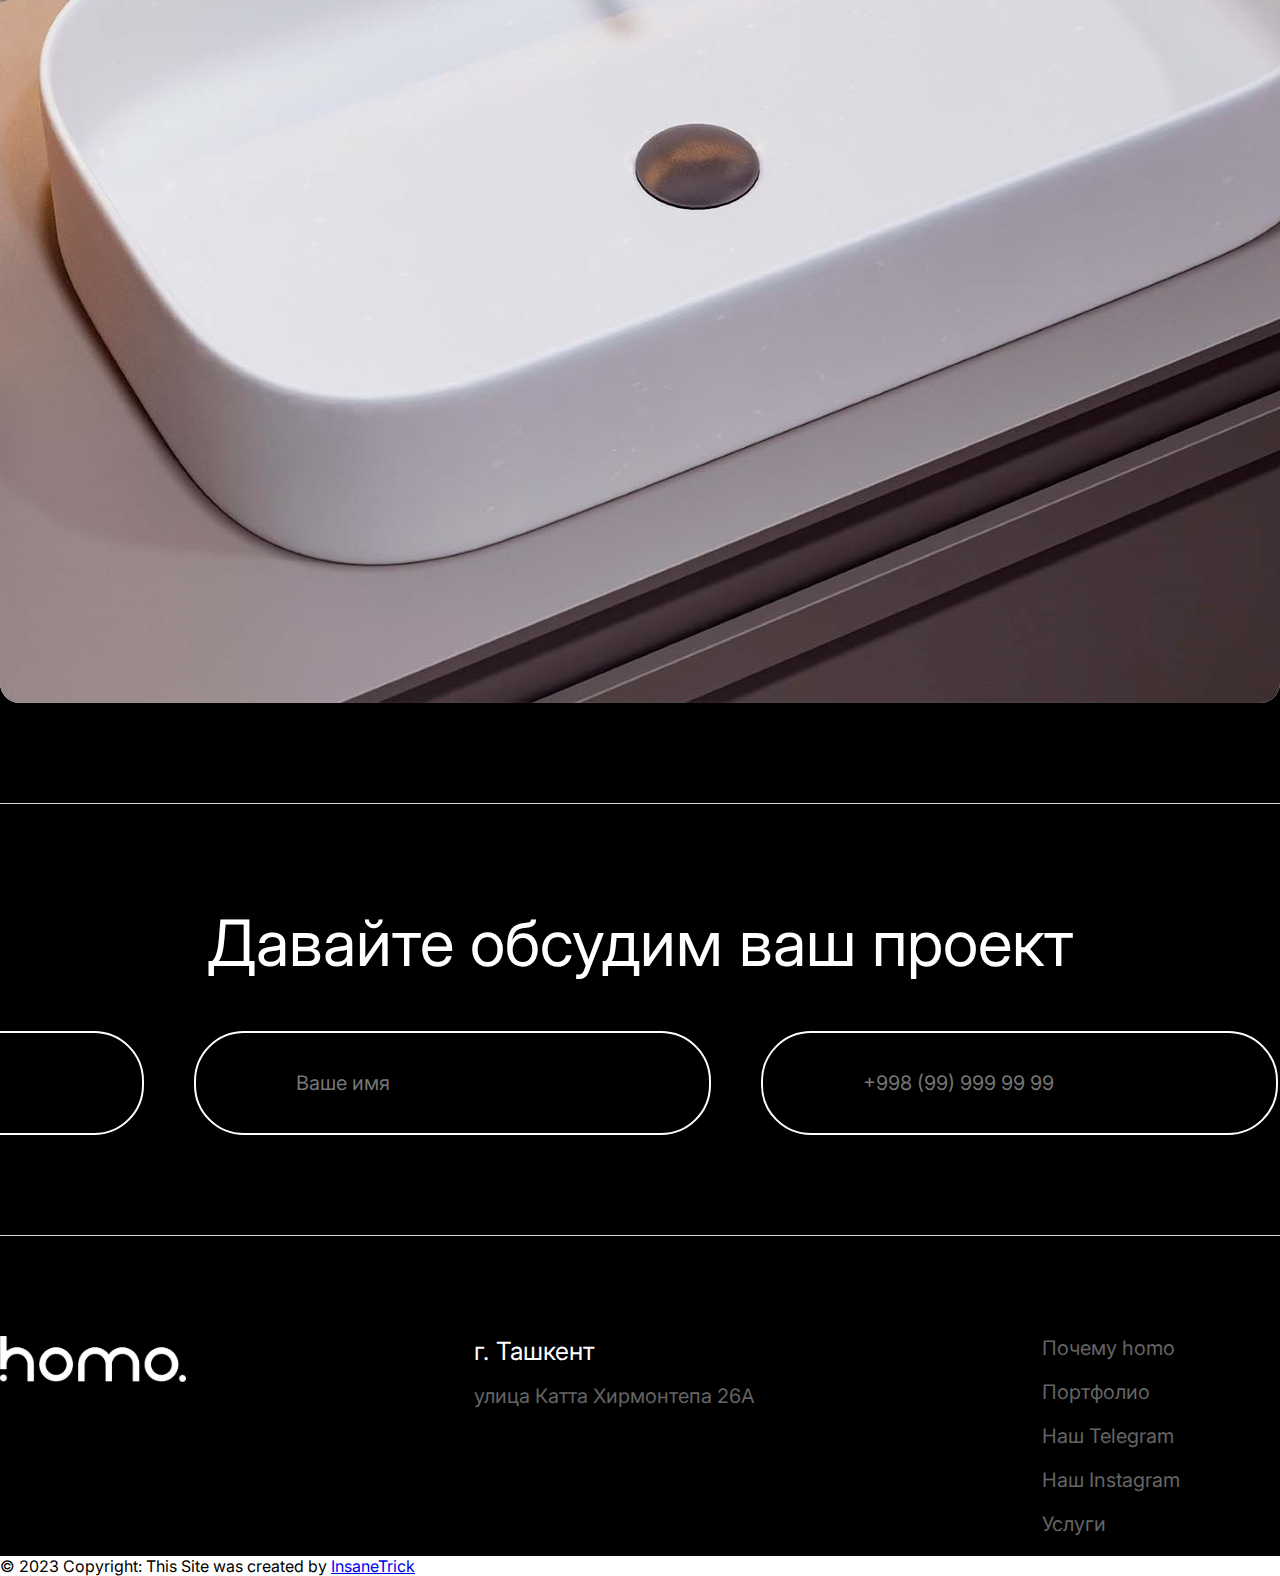
<file: waterman.html>
<!DOCTYPE html>
<!--
   **********************************************************************************************************
       Copyright (c) 2018 .
   **********************************************************************************************************  -->
<!--
   Template Name: FixRoof - HTML Template
   Version: 1.0.0
   Author: wp-organic
   -->
<html lang="en">
	<head>
		<title>Waterman</title>
		<meta charset="utf-8" />
		<meta content="width=device-width, initial-scale=1.0" name="viewport" />
		<!-- <meta name="description" content="Roofing" /> -->
		<!-- <meta name="keywords" content="homo, html template, roofing template, repair" /> -->
		<meta name="author" content="InsaneTrick" />
		<meta name="MobileOptimized" content="320" />
		<link rel="icon" type="image/icon" href="images/favicon/favicon.ico" />
		<!-- favicon-icon -->

		<link href="css/style.css" rel="stylesheet" type="text/css" />

		<!-- Fonts  -->
		<link rel="preconnect" href="https://fonts.googleapis.com" />
		<link rel="preconnect" href="https://fonts.gstatic.com" crossorigin />
		<link
			href="https://fonts.googleapis.com/css2?family=Inter:wght@300;400;700&display=swap"
			rel="stylesheet"
		/>
		<!-- Bootstrap  -->
		<link
			rel="stylesheet"
			href="https://cdn.jsdelivr.net/npm/bootstrap@5.2.3/dist/css/bootstrap.min.css"
			integrity="sha384-rbsA2VBKQhggwzxH7pPCaAqO46MgnOM80zW1RWuH61DGLwZJEdK2Kadq2F9CUG65"
			crossorigin="anonymous"
		/>

		<link rel="stylesheet" href="css/burger.css" />
		<link rel="stylesheet" href="css/portfolio-page.css" />
		<link rel="stylesheet" href="css/form-status.css" />
		<link rel="stylesheet" href="css/portfolio-grid.css" />
	</head>

	<body>
		<header class="header portfolioChoose__header">
			<div class="container">
				<div class="header_inner">
					<nav class="navigation">
						<div class="contacts list">
							<a class="nav__link nav__tel" href="tel:+998 (90) 700-60-92"
								>+998 (90) 700-60-92</a
							>
							<a class="nav__link btn_link" href="#">КОНСУЛЬТАЦИЯ</a>
						</div>
						<div class="header__logo">
							<a href="index.html"><img src="images/logo-light.png" alt="" class="logo logo-left" /></a>
						</div>
						<div class="menu list">
							<a class="nav__link btn_link" href="">ХОЧУ ПРОЕКТ</a>
						</div>
						<div class="burger__content bg-black">
							<div class="card bg-black card-body">
								<ul class="burger__list">
									<li class="burger__listItem">
										<a href="#" class="burger__links">Главная</a>
									</li>
									<li class="burger__listItem">
										<a href="#why" class="burger__links">Почему homo</a>
									</li>
									<li class="burger__listItem">
										<a href="#portfolio" class="burger__links">Портфолио</a>
									</li>
									<li class="burger__listItem">
										<a href="#instagram" class="burger__links">Instagram</a>
									</li>
									<li class="burger__listItem">
										<a href="#service" class="burger__links">Услуги</a>
									</li>
								</ul>
							</div>
						</div>
					</nav>
				</div>
			</div>
		</header>

		<main class="project">
			<div class="container">
				<div class="project__banner">
					<img src="images/portfolio/waterman/5L.jpg" alt="" class="project__banner_img" />
				</div>
				<div class="project__banner_desc">
					<h2 class="project__banner_title">Waterman</h2>
					<p class="portfolio__info">Локация: г. Ташкент “Водник”</p>
					<p class="portfolio__info">Год: 2022-2023</p>
				</div>
				<div class="project__grid">
					<div class="project__grid-elem">
						<img src="images/portfolio/waterman/1.jpg" alt="" class="project__grid-img" />
					</div>
					<div class="project__grid-elem">
						<img src="images/portfolio/waterman/7.jpg" alt="" class="project__grid-img" />
					</div>
					<div class="project__grid-elem">
						<img src="images/portfolio/waterman/8.jpg" alt="" class="project__grid-img" />
					</div>
					<div class="project__grid-elem">
						<img src="images/portfolio/waterman/9.jpg" alt="" class="project__grid-img" />
					</div>
					<div class="project__grid-elem">
						<img src="images/portfolio/waterman/10.jpg" alt="" class="project__grid-img" />
					</div>
					<div class="project__grid-elem">
						<img src="images/portfolio/waterman/11.jpg" alt="" class="project__grid-img" />
					</div>
					<div class="project__grid-elem">
						<img src="images/portfolio/waterman/2.jpg" alt="" class="project__grid-img" />
					</div>
				</div>
				<div class="project__grid_baner">
					<img src="images/portfolio/waterman/3.jpg" alt="" class="project__grid_banerImg" />
				</div>
				<div class="project__grid2">
					<div class="project__grid-elem2">
						<img src="images/portfolio/waterman/12.jpg" alt="" class="project__grid-img" />
					</div>
					<div class="project__grid-elem2">
						<img src="images/portfolio/waterman/15.jpg" alt="" class="project__grid-img" />
					</div>
					<div class="project__grid-elem2">
						<img src="images/portfolio/waterman/16.jpg" alt="" class="project__grid-img" />
					</div>
					<div class="project__grid-elem2">
						<img src="images/portfolio/waterman/17.jpg" alt="" class="project__grid-img" />
					</div>
					<div class="project__grid-elem2">
						<img src="images/portfolio/waterman/18.jpg" alt="" class="project__grid-img" />
					</div>
					<div class="project__grid-elem2">
						<img src="images/portfolio/waterman/22.jpg" alt="" class="project__grid-img" />
					</div>
					<div class="project__grid-elem2">
						<img src="images/portfolio/waterman/23.jpg" alt="" class="project__grid-img" />
					</div>
					<div class="project__grid-elem2">
						<img src="images/portfolio/waterman/4.jpg" alt="" class="project__grid-img" />
					</div>
				</div>
				<div class="project__grid_baner big">
					<img src="images/portfolio/waterman/36.jpg" alt="" class="project__grid_banerImg" />
				</div>
			</div>
		</main>

		<div class="contactForm">
			<div class="container">
				<div class="contactForm__inner">
					<h3 class="contactForm__title">Давайте обсудим ваш проект</h3>
					<form class="contactForm__form" method="post">
						<input
							disabled
							class="contactForm__field d-none"
							type="text"
							name="site"
							value="Homo Bureau"
						/>
						<input
							class="contactForm__field"
							type="text"
							name="user_name"
							placeholder="Ваше имя"
						/>
						<input
							class="contactForm__field"
							type="tel"
							name="user_phone"
							placeholder="+998 (99) 999 99 99"
						/>
						<button class="contactForm__field btn_submit" type="submit">ОТПРАВИТЬ</button>
						<div class="col-sm-12 col-xs-12 form_responce">
							<p class="success">Ваше сообщение отправленно</p>
							<p class="error">Произошла ошибка. Попробуйте позже</p>
						</div>
					</form>
				</div>
			</div>
		</div>
		<footer class="footer">
			<div class="container mb-5">
				<div class="footer__inner">
					<div class="footer__logo">
						<a href="#"><img src="images/logo-light.png" alt="" class="logo" /></a>
					</div>
					<ul class="footer__location">
						<h3 class="footer__location-title">г. Ташкент</h3>
						<li class="footer__location-item">
							<a href="https://yandex.com/maps/-/CCUvaNxRhD"
								>улица Катта Хирмонтепа 26А</a
							>
						</li>
					</ul>
					<ul class="footer__links">
						<li class="footer__links-item"><a href="#why">Почему homo </a></li>
						<li class="footer__links-item"><a href="#portfolio">Портфолио </a></li>
						<li class="footer__links-item"><a href="#">Наш Telegram</a></li>
						<li class="footer__links-item">
							<a href="https://instagram.com/homo.bureau?igshid=NzAzN2Q1NTE="
								>Наш Instagram
							</a>
						</li>
						<li class="footer__links-item"><a href="#service">Услуги </a></li>
					</ul>
				</div>
			</div>
			<div
				class="text-center p-lg-3 rounded-top"
				style="background-color: rgba(255, 255, 255, 100%)"
			>
				© 2023 Copyright: This Site was created by
				<a class="text-black" target="_blank" href="https://t.me/InsaneTrick"
					>InsaneTrick</a
				>
			</div>
		</footer>
		<a href="#top" class="top-btn"
			><svg
				width="70"
				height="70"
				viewBox="0 0 70 70"
				fill="none"
				xmlns="http://www.w3.org/2000/svg"
			>
				<path
					d="M36.225 25.725C35.875 25.375 35.4667 25.2 35 25.2C34.5333 25.2 34.125 25.375 33.775 25.725L23.975 35.525C23.45 36.05 23.3182 36.6765 23.5795 37.4045C23.8408 38.1325 24.381 38.4977 25.2 38.5L44.8 38.5C45.6167 38.5 46.1557 38.1348 46.417 37.4045C46.6783 36.6742 46.5477 36.0477 46.025 35.525L36.225 25.725ZM35 7.62939e-06C39.8417 7.62939e-06 44.3917 0.919342 48.65 2.758C52.9083 4.59667 56.6125 7.08984 59.7625 10.2375C62.9125 13.3875 65.4057 17.0917 67.242 21.35C69.0783 25.6083 69.9977 30.1583 70 35C70 39.8417 69.0807 44.3917 67.242 48.65C65.4033 52.9083 62.9102 56.6125 59.7625 59.7625C56.6125 62.9125 52.9083 65.4057 48.65 67.242C44.3917 69.0783 39.8417 69.9977 35 70C30.1583 70 25.6083 69.0807 21.35 67.242C17.0917 65.4033 13.3875 62.9102 10.2375 59.7625C7.0875 56.6125 4.59317 52.9083 2.75451 48.65C0.91584 44.3917 -0.00232697 39.8417 7.62939e-06 35C7.62939e-06 30.1583 0.919342 25.6083 2.758 21.35C4.59667 17.0917 7.08984 13.3875 10.2375 10.2375C13.3875 7.0875 17.0917 4.59317 21.35 2.75451C25.6083 0.91584 30.1583 -0.00232697 35 7.62939e-06Z"
					fill="#646464"
				/>
			</svg>
		</a>

        
		<script
			src="https://cdnjs.cloudflare.com/ajax/libs/jquery/3.6.3/jquery.min.js"
			integrity="sha512-STof4xm1wgkfm7heWqFJVn58Hm3EtS31XFaagaa8VMReCXAkQnJZ+jEy8PCC/iT18dFy95WcExNHFTqLyp72eQ=="
			crossorigin="anonymous"
			referrerpolicy="no-referrer"
		></script>
		<script src="https://cdn.jsdelivr.net/npm/bootstrap@5.2.3/dist/js/bootstrap.bundle.min.js"></script>
		<script src="js/burger.js"></script>
		<script src="js/ajax-form.js"></script>
		<script src="js/scrollToTop.js"></script>
	</body>
</html>
</file>
<file: css/style.css>
* {
	margin: 0;
	padding: 0;
	box-sizing: border-box;
	list-style: none;
}

body {
	font-family: "Inter";
	background: #000000 !important;
}

.container {
	margin: 0 auto;
	max-width: 1360px;
	width: 100%;
	padding: 0;
}
.header {
	width: 100%;
	margin-bottom: 445px;
}

.header_inner {
}
.navigation {
	position: relative;
	padding: 30px 0;
	width: 100%;
	display: flex;
	justify-content: space-between;
	align-items: center;
}
.contacts {
}
.nav__link {
	text-align: center;
	font-family: "Inter";
	font-style: normal;
	font-weight: 400;
	font-size: 16px;
	line-height: 16px;

	color: #ffffff;

	text-decoration: none;
}
.nav__tel:hover {
	color: #5f5f5f;
}
.btn_link {
	text-decoration: none;
	background: #000000;
	border: 1px solid #5f5f5f;
	border-radius: 54px;
	padding: 20px;
	color: #ffffff;
}

.btn_link:hover {
	transition: 0.6s ease-in-out all;
	background: #ffffff;
	color: #000000;
	border-radius: 54px;
}

.list {
	gap: 20px;
	display: flex;
	align-items: center;
}
.logo {
	width: 100%;
}
.header__logo {
	margin-left: -50px;
	width: 100px;
	height: 24.71px;
}
.logo__img {
	width: 100%;
}
.menu {
}

.header__banner {
	margin-top: 20px;
}
.banner__title {
	font-family: "Inter";
	font-style: normal;
	font-weight: 400;
	font-size: 64px;
	line-height: 77px;

	color: #ffffff;
}
.banner__subtitle {
	margin-top: 40px;
	font-family: "Inter";
	font-style: normal;
	font-weight: 400;
	font-size: 25px;
	line-height: 30px;

	color: #ffffff;
}
.banner__img {
	overflow: hidden;
	margin-top: 62px;
	width: 100%;
	height: 588px;
	background: #3c3c3c;
}
.banner__img img {

	width: 100%;
	
	
}

.main {
}
.main__inner {
}
.main__decription {
	margin-bottom: 369px;
}
.main__title {
	font-family: "Inter";
	font-style: normal;
	font-weight: 400;
	font-size: 64px;
	line-height: 77px;
	text-align: center;

	color: #ffffff;
	margin-bottom: 20px;
}
.main__subtitle {
	font-family: "Inter";
	font-style: normal;
	font-weight: 400;
	font-size: 30px;
	line-height: 36px;
	text-align: center;

	color: #646464;
}

.main__portfolio {
}
.main__prtfolioTitle {
	margin-bottom: 100px;

	font-family: "Inter";
	font-style: normal;
	font-weight: 400;
	font-size: 64px;
	line-height: 77px;
	text-align: center;

	color: #ffffff;
}
.portfolio__box {
	display: flex;
	flex-direction: column;
	align-items: center;
	gap: 50px;
	margin-bottom: 150px;
}
.portfolio__card {
	border-radius: 50px;
	text-decoration: none;
	width: 100%;
	display: flex;
	justify-content: space-between;
}
.portfolio__card:hover {
	box-shadow: 1px 1px 20px white;
}
.portfolio__dsecription {
	display: flex;
	flex-direction: column;
	justify-content: center;
	margin-left: 60px;
}
.portfolio__title {
	font-family: "Inter";
	font-style: normal;
	font-weight: 300;
	font-size: 64px;
	line-height: 77px;
	margin-bottom: 20px;

	color: #ffffff;
}
.portfolio__info {
	position: relative;
	font-family: "Inter";
	font-style: normal;
	font-weight: 300;
	font-size: 20px;
	line-height: 24px;
	text-align: left;
	margin-left: 30px;

	color: #ffffff;
}
.portfolio__info::before {
	content: "";
	left: -30px;
	position: absolute;
	display: block;
	width: 20px;
	height: 24px;
	background: #d9d9d9;
}
.portfolio__imgBox {
	position: relative;
	width: 680px;
	height: 430px;
	overflow: hidden;
	border-radius: 0px 50px 50px 0px;
}

.potrfolio__shadow {
	top: 0;
	right: 0;
	left: 0;
	bottom: 0;
	width: 100%;
	height: 100%;
	position: absolute;
	z-index: 10000;
	background: linear-gradient(90deg, #000000 0%, rgba(0, 0, 0, 0) 25.88%);
}

.portfolio__img {
	background: linear-gradient(90deg, #000000 0%, rgba(0, 0, 0, 0) 25.88%);
	width: 680px;
	height: 430px;
}
.portfolio__btn {
	padding: 20px 100px;
}

.main__follow {
	margin-bottom: 150px;
	display: flex;
	justify-content: space-between;
}
.follow__imgBox {
	width: 680px;
	height: 410px;
}
.follow__img {
}
.follow__instruction {
	display: flex;
	align-items: center;
	flex-direction: column;
}
.follow__title {
	margin-left: 95px;
	font-family: "Inter";
	font-style: normal;
	font-weight: 400;
	font-size: 55px;
	line-height: 75px;

	color: #ffffff;
}
.follow__description {
	margin-left: 95px;
	font-family: "Inter";
	font-style: normal;
	font-weight: 400;
	font-size: 19px;
	line-height: 25px;

	color: #3c3c3c;
}
.follow__link {
	margin-top: 50px;
	padding: 20px 100px;
}

.price {
	margin-bottom: 200px;
}
.price__box {
	display: flex;
	justify-content: center;
	gap: 50px;
}
.price__card {
	display: flex;
	flex-direction: column;
	align-items: flex-start;
	justify-content: space-between;
	padding: 33px;
	border: 1px solid #646464;
	border-radius: 30px;
}
.price__titleBox {
}
.price__title {
	font-family: "Inter";
	font-style: normal;
	font-weight: 400;
	font-size: 40px;
	line-height: 48px;

	color: #ffffff;
	margin-bottom: 10px;
}
.price__list {
	padding: 0;
}
.price__item {
	font-family: "Inter";
	font-style: normal;
	font-weight: 400;
	font-size: 25px;
	line-height: 30px;

	color: #ffffff;
}
.price__info {
	margin-top: 50px;
}
.price__infoTitle {
	font-family: "Inter";
	font-style: normal;
	font-weight: 400;
	font-size: 25px;
	line-height: 30px;

	color: #ffffff;
}
.price__crossedPrice {
	font-family: "Inter";
	font-style: normal;
	font-weight: 400;
	font-size: 20px;
	line-height: 24px;
	text-decoration-line: line-through;

	color: #646464;
}
.price__correctPrice {
	font-family: "Inter";
	font-style: normal;
	font-weight: 400;
	font-size: 35px;
	line-height: 42px;

	color: #ffffff;
}
.price__btn {
	margin-top: 30px;
	padding: 20px 100px;
}
.price__tip {
	font-family: "Inter";
	font-style: normal;
	font-weight: 400;
	font-size: 20px;
	line-height: 24px;

	color: #646464;
	margin-top: 20px;
	margin-left: 40px;
}

.text {
	margin-bottom: 128px;
}
.text__chunk {
	font-family: "Inter";
	font-style: normal;
	font-weight: 400;
	font-size: 64px;
	line-height: 77px;

	color: #646464;
	margin-bottom: 50px;
}

.text__chunk:hover span {
	font-family: "Inter";
	font-style: normal;
	font-weight: 400;
	font-size: 64px;
	line-height: 77px;

	color: #ffffff;
}

.contactForm {
	padding: 100px 0;
	margin-bottom: 100px;
	border-top: 1px solid #d9d9d9;
	border-bottom: 1px solid #d9d9d9;
}

.contactForm__inner {
	display: flex;
	align-items: center;
	flex-direction: column;
}
.contactForm__title {
	font-family: "Inter";
	font-style: normal;
	font-weight: 400;
	font-size: 64px;
	line-height: 77px;
	text-align: center;

	color: #ffffff;
	margin-bottom: 50px;
}
.contactForm__form {
	display: flex;
	gap: 50px;
}

.contactForm__field {
	font-family: "Inter";
	font-style: normal;
	font-weight: 400;
	font-size: 20px;
	line-height: 24px;

	background: #000;
	color: #ffffff;
	padding: 38px 100px;
	border-radius: 50px;
	border: 2px solid white;
}

.btn_submit {
	color: #000;
	background-color: white;
}

.footer {
	/* padding-bottom: 130px; */
}
.footer__inner {
	display: flex;
	justify-content: space-between;
}
.footer__logo {
	width: 186px;
	height: 46px;
}
.logo {
}
.logo-left{
	margin-left: -40px;
}
.footer__location a {
	text-decoration: none;
}
.footer__location-title {
	margin-bottom: 20px;
	font-family: "Inter";
	font-style: normal;
	font-weight: 400;
	font-size: 25px;
	line-height: 30px;

	color: #ffffff;
}
.footer__location-item {
	font-family: "Inter";
	font-style: normal;
	font-weight: 400;
	font-size: 20px;
	line-height: 20px;

	color: #646464;
}
.footer__location-item a {
	font-family: "Inter";
	font-style: normal;
	font-weight: 400;
	font-size: 20px;
	line-height: 20px;

	color: #646464;
}
.footer__location-item a:hover {
	color: #ffffff;
}
.footer__links {
	margin-right: 100px;
}
.footer__links-item a {
	text-decoration: none;
	font-family: "Inter";
	font-style: normal;
	font-weight: 400;
	font-size: 20px;
	line-height: 24px;

	color: #646464;
}
.footer__links-item a:hover {
	color: white;
}
.footer__links-item {
	margin-bottom: 20px;
}

.top-btn {
	all: unset;
	position: fixed;
	right: 105px;
	bottom: 100px;
	cursor: pointer;
	transform: scale(1.4);
	opacity: 0;
	transition: 0.3s;
}
</file>
<file: css/burger.css>
.burger {
	text-decoration: none;
	background: #000000;
	border: 1px solid #5f5f5f;
	border-radius: 54px;
	padding: 22px 20px;
	color: #ffffff;
}

.burger-light {
	display: block;
}
.burger-dark {
	display: none;
}

.burger__list {
	margin-top: 100px;
    
	padding: 0 0 200px 0;
    /* background: #000; */
    width: 100%;
}
.burger__listItem {
	margin-bottom: 50px;
}
.burger__links {
	text-decoration: none;
	font-family: "Inter";
	font-style: normal;
	font-weight: 400;
	font-size: 64px;
	line-height: 77px;
	text-align: center;

	color: #ffffff;
}
.burger__links:hover {
	transition: 0.1s all ease;

	color: rgba(255, 255, 255, 75%);
}

.btn_link:hover .burger-light {
	transition: 0.1s ease-in-out all;
	display: none;
}
.btn_link:hover .burger-dark {
	transition: 0.1s ease-in-out all;
	display: block;
}

.card-body{
   
}

.burger__content{
    position: absolute;
    top: 0;
    right: 0;
    left: 0;
    height: 0;
    transition: .6s all ;
    transform: translateY(-1500px);
}

.burger__content.show {
    transform: translateY(100px);
    transition: .6s all ;
    height: 100%;
    opacity: 1;
}
.burger__content.show .card-body{
   
    transition: .6s all ;
  
    opacity: 1;
}
</file>
<file: css/form-status.css>
.form_responce {
	display: none;
	margin-top: 20px;
}
.form_responce.active{
	display: block;
	margin-top: 20px;
}

.success {
	display: none;
	color: green;
}

.error {
	color: red;
	display: none;
}
.success.active {
	display: block;
	color: green;
}

.error.active {
	color: red;
	display: block;
}
</file>
<file: css/portfolio-page.css>
.portfolioChoose__header {
	margin-bottom: 20px;
}
.portfolioChoose__inner {
	display: flex;
	align-items: flex-start;
	flex-direction: column;
    margin-bottom: 100px;
}
.portfolioChoose__title {
	font-family: "Inter";
	font-style: normal;
	font-weight: 400;
	font-size: 64px;
	line-height: 77px;
	text-align: center;

	color: #ffffff;
	margin-bottom: 50px;
}
.portfolioChoose__box {
	display: grid;
	grid-template-columns: repeat(2, 1fr);
	gap: 50px;
	
}
.portfolioChoose__card {
	position: relative;
	max-width: 655px;
	width: 100%;

	border-radius: 30px;
	overflow: hidden;
}
.portfolioChoose__card:hover .portfolioChoose__card_title {
	opacity: 1;
	transition: 0.3s all;
}
.portfolioChoose__card:hover .portfolioChoose__img {
	scale: 130%;
    transition: 0.3s all;
}

.portfolioChoose__img {
    transition: 0.3s all;
	width: 100%;
}

.portfolioChoose__card_title {
    text-shadow: 1px 1px 5px black;
	opacity: 1;
	transition: 0.3s all;
	opacity: 0;
	position: absolute;
	bottom: 0;
	left: 0;
	right: 0;
	font-family: "Inter";
	font-style: normal;
	font-weight: 300;
	font-size: 70px;
	line-height: 85px;
	/* identical to box height */

	text-align: center;

	color: #ffffff;
}
</file>
<file: css/portfolio-grid.css>
.project {
    margin-bottom: 100px;
}

.project__banner {
	background: white;
	max-height: 860px;
	height: 860px;
	/* height: 100%; */
	width: 100%;
	border-radius: 50px;
	margin-bottom: 50px;
	overflow: hidden;
}
.project__banner_img {
}
.project__banner_desc {
	display: flex;
	justify-content: space-evenly;
	align-items: center;
	margin-bottom: 50px;
}
.project__banner_title {
	font-family: "Inter";
	font-style: normal;
	font-weight: 300;
	font-size: 64px;
	line-height: 77px;
	text-align: center;

	color: #ffffff;
}
.portfolio__info {
}

.project__grid {
	display: grid;
	grid-template-columns: repeat(3, 1fr);
	gap: 20px;
}
.project__grid2 {
	display: grid;
	grid-template-columns: repeat(3, 1fr);
	grid-template-rows: repeat(3, 1fr);
	gap: 20px;
}
.project__grid-elem  {
	overflow: hidden;
	background-color: white;
	border-radius: 20px;
	width: 100%;
	/* height: 100px; */
	grid-column: 1 / 3;
}

.project__grid-elem:nth-child(1) {
	width: 100%;
	/* height: 100px; */
	grid-column: 1 / 3;
}
.project__grid-elem:nth-child(2) {
	width: 100%;
	/* height: 100px; */
	grid-column: 3 / 3;
}
.project__grid-elem:nth-child(3) {
	width: 100%;
	/* height: 100px; */
	grid-column: 1 / 2;
	grid-row: 2;
}
.project__grid-elem:nth-child(4) {
	width: 100%;
	/* height: 100px; */
	grid-column: 2 / 3;
	grid-row: 2;
}
.project__grid-elem:nth-child(5) {
	width: 100%;
	/* height: 100px; */
	grid-column: 3 / 4;
	grid-row: 2;
}
.project__grid-elem:nth-child(6) {
	width: 100%;
	/* height: 100px; */
	grid-column: 1 / 2;
	grid-row: 3;
}
.project__grid-elem:nth-child(7) {
	width: 100%;
	/* height: 100px; */
	grid-column: 2 / 4;
	grid-row: 3;
}

.project__grid-elem2 {
	background-color: white;
	border-radius: 20px;
	overflow: hidden;
	width: 100%;
	/* height: 100px; */
	grid-column: 1 / 3;
}

.project__grid-elem2:nth-child(1) {
	width: 100%;
	/* height: 100px; */
	grid-column: 1 / 2;
	grid-row: 1;
}
.project__grid-elem2:nth-child(2) {
	width: 100%;
	/* height: 100px; */
	grid-column: 2 / 3;
	grid-row: 1;
}
.project__grid-elem2:nth-child(3) {
	width: 100%;
	/* height: 100px; */
	grid-column: 3 / 4;
	grid-row: 1;
}
.project__grid-elem2:nth-child(4) {
	width: 100%;
	/* height: 100px; */
	grid-column: 1 / 2;
	grid-row: 2;
}
.project__grid-elem2:nth-child(5) {
	width: 100%;
	/* height: 100px; */
	grid-column: 2 / 3;
	grid-row: 2;
}
.project__grid-elem2:nth-child(6) {
	width: 100%;
	/* height: 100px; */
	grid-column: 3 / 4;
	grid-row: 2;
}
.project__grid-elem2:nth-child(7) {
	width: 100%;
	/* height: 100px; */
	grid-column: 1 / 2;
	grid-row: 3;
}
.project__grid-elem2:nth-child(8) {
	width: 100%;
	/* height: 100px; */
	grid-column: 2 / 4;
	grid-row: 3;
}
.project__grid-img {
}

.project__grid_baner{
    border-radius: 20px;
    background: white;
    height: 764px;
    /* height: 100%; */
    margin: 20px 0;
	overflow: hidden;
}
.big{
    border-radius: 20px;
    background: white;
    height: 1700px;
    /* height: 100%; */
    margin: 20px 0;
}
</file>
